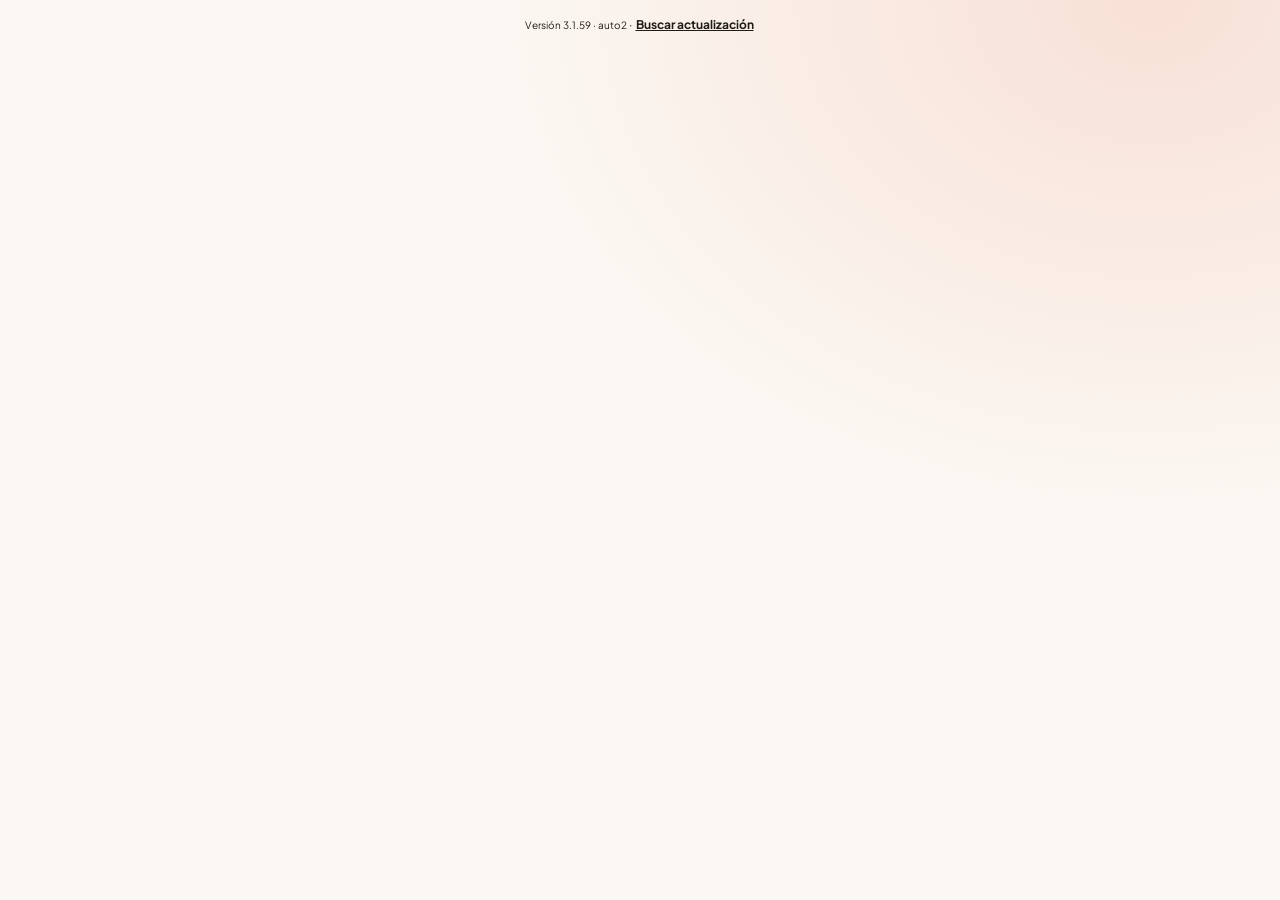
<file: index.html>
<!DOCTYPE html>
<html lang="es">
<head>
  <meta charset="utf-8">
  <meta name="viewport" content="width=device-width, initial-scale=1, viewport-fit=cover">
  <meta name="theme-color" content="#1F1B16">
  <meta name="apple-mobile-web-app-capable" content="yes">
  <meta name="mobile-web-app-capable" content="yes">
  <meta name="apple-mobile-web-app-status-bar-style" content="black-translucent">
  <meta name="apple-mobile-web-app-title" content="Pedidos">
  <meta name="format-detection" content="telephone=no">
  <title>Pedidos</title>
  <link rel="manifest" href="manifest.json">
  <link rel="icon" href="iconos/icono-192.png" type="image/png">
  <link rel="apple-touch-icon" href="iconos/icono-180.png">
  <link rel="preconnect" href="https://fonts.googleapis.com">
  <link rel="preconnect" href="https://fonts.gstatic.com" crossorigin>
  <link rel="stylesheet" href="https://fonts.googleapis.com/css2?family=Plus+Jakarta+Sans:wght@400;600;700;800&display=swap">
  <link rel="stylesheet" href="css/app.css">
  <link rel="stylesheet" href="css/modulos.css">
  <link rel="stylesheet" href="css/admin-elite.css">
  <link rel="stylesheet" href="css/premium-integral.css">
</head>
<body class="mip-premium-admin">
  <!-- Ingreso -->
  <main class="ingreso" id="ingreso" hidden>
    <div class="ingreso-caja">
      <div class="marca-logo" data-marca-logo aria-hidden="true"></div>
      <h1 data-marca-nombre>Pedidos</h1>
      <p class="subtitulo">Ingrese con su usuario y clave</p>
      <form class="tarjeta" id="form-ingreso" autocomplete="on">
        <div class="banda error" id="ingreso-mensaje" role="alert" hidden></div>
        <div class="campo">
          <label for="ing-usuario">Usuario</label>
          <input class="entrada" id="ing-usuario" name="usuario" autocomplete="username" autocapitalize="none" spellcheck="false" required>
        </div>
        <div class="campo">
          <label for="ing-clave">Clave</label>
          <div class="clave-envoltura">
            <input class="entrada" id="ing-clave" name="clave" type="password" autocomplete="current-password" required>
            <button class="ver-clave" id="ver-clave" type="button" aria-label="Mostrar u ocultar la clave">👁️</button>
          </div>
        </div>
        <button class="btn bloque" type="submit">Ingresar</button>
      </form>
    </div>
  </main>

  <!-- Aplicación -->
  <div class="app" id="app" hidden>
    <header class="cabecera">
      <div class="marca">
        <div class="marca-logo" data-marca-logo aria-hidden="true"></div>
        <div style="min-width:0">
          <div class="marca-nombre" data-marca-nombre></div>
          <div class="marca-sub" id="usuario-chip"></div>
        </div>
      </div>
      <label class="sr" for="selector-local" style="position:absolute;left:-9999px">Local</label>
      <select class="selector-local" id="selector-local" aria-label="Elegir local"></select>
      <button class="mip-avisos" id="mip-avisos" type="button" aria-label="Notificaciones"><svg width="22" height="22" viewBox="0 0 24 24" fill="none" stroke="currentColor" stroke-width="1.8" stroke-linecap="round" stroke-linejoin="round" aria-hidden="true"><path d="M18 8a6 6 0 0 0-12 0c0 7-3 7-3 9h18c0-2-3-2-3-9M10 21h4"/></svg><span id="mip-avisos-num" hidden>0</span></button>
    </header>
    <button class="btn borde chico" id="mip-activar-voz" type="button" style="align-self:center;margin:4px 12px" hidden>🔊 Activar voz de avisos</button>
    <nav class="navegacion" id="navegacion" aria-label="Menú principal"></nav>
    <main class="contenido" id="contenido" tabindex="-1"></main>
  </div>

  <noscript><p style="padding:20px">Esta aplicación necesita JavaScript activado.</p></noscript>

  <script src="js/config.js"></script>
  <script src="js/ui.js"></script>
  <script src="js/datos.js"></script>
  <script src="js/app.js"></script>
  <script src="js/configuracion.js"></script>
  <script src="js/comun.js"></script>
  <script src="js/qr.js"></script>
  <script src="js/voz.js"></script>
  <script src="js/notificaciones.js"></script>
  <script src="js/pedidos.js"></script>
  <script src="js/menu.js"></script>
  <script src="js/motorizados.js"></script>
  <script src="js/caja.js"></script>
  <script src="js/inventario.js"></script>
  <script src="js/reportes.js"></script>
  <script src="js/rastreo.js"></script>
  <script src="js/monitoreo.js"></script>
  <script src="js/informe_motorizados.js"></script>
<script src="js/pwa-cliente.js"></script>
</body>
</html>
</file>
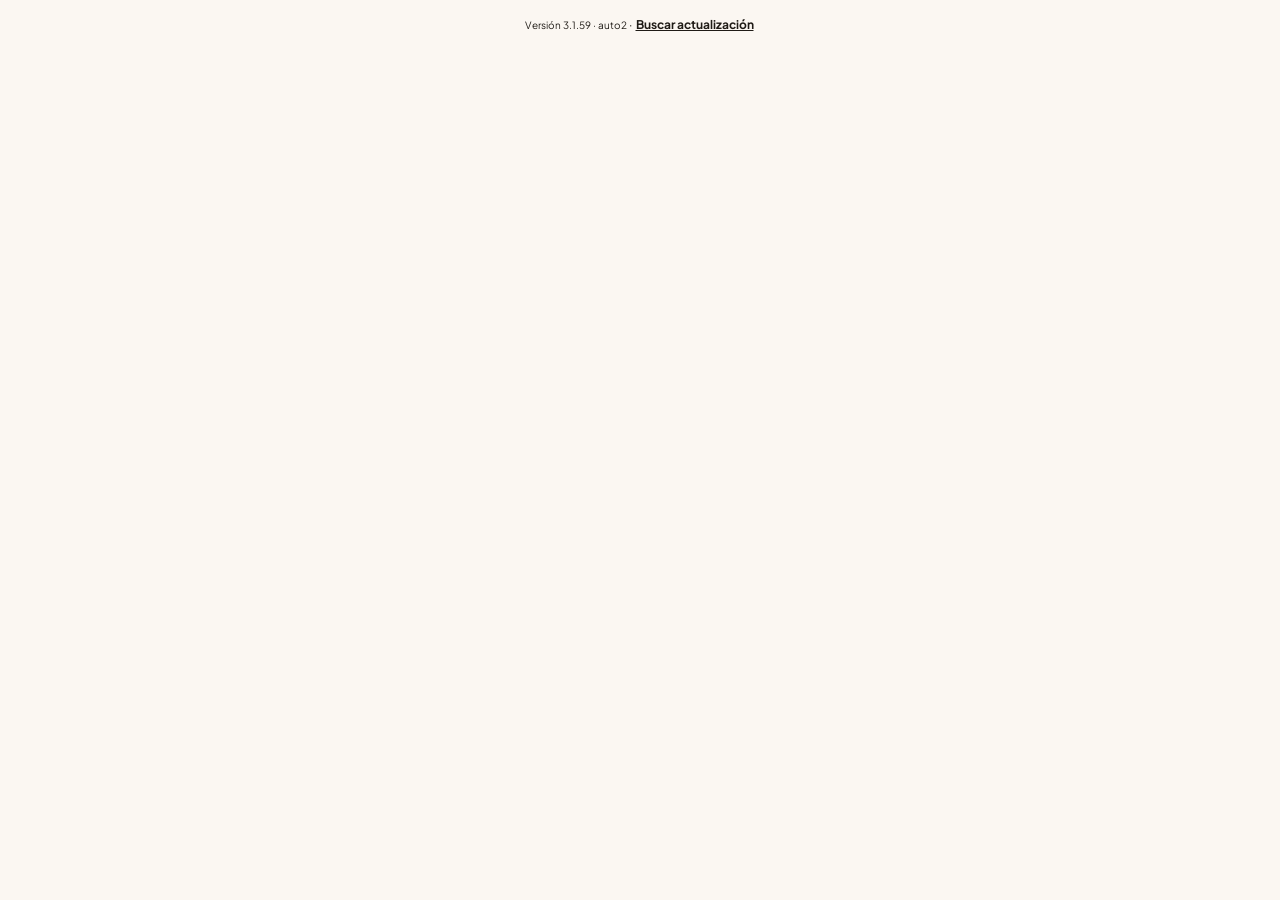
<file: driver.html>
<!DOCTYPE html>
<html lang="es">
<head>
  <meta charset="utf-8">
  <meta name="viewport" content="width=device-width, initial-scale=1, viewport-fit=cover">
  <meta name="theme-color" content="#1F1B16">
  <meta name="apple-mobile-web-app-capable" content="yes">
  <meta name="mobile-web-app-capable" content="yes">
  <meta name="apple-mobile-web-app-status-bar-style" content="black-translucent">
  <meta name="apple-mobile-web-app-title" content="MiPedido Driver">
  <meta name="format-detection" content="telephone=no">
  <title>MiPedido Driver</title>
  <link rel="manifest" href="manifest-driver.json">
  <link rel="icon" href="iconos/icono-192.png" type="image/png">
  <link rel="apple-touch-icon" href="iconos/icono-180.png">
  <link rel="preconnect" href="https://fonts.googleapis.com">
  <link rel="preconnect" href="https://fonts.gstatic.com" crossorigin>
  <link rel="stylesheet" href="https://fonts.googleapis.com/css2?family=Plus+Jakarta+Sans:wght@400;600;700;800&display=swap">
  <link rel="stylesheet" href="css/app.css">
  <link rel="stylesheet" href="css/modulos.css">
  <link rel="stylesheet" href="css/premium-integral.css">
</head>
<body class="mip-premium-driver">
  <!-- Ingreso -->
  <main class="ingreso" id="ingreso" hidden>
    <div class="ingreso-caja">
      <div class="marca-logo" data-marca-logo aria-hidden="true"></div>
      <h1 data-marca-nombre>Pedidos</h1>
      <p class="subtitulo">Ingrese con su usuario y clave</p>
      <form class="tarjeta" id="form-ingreso" autocomplete="on">
        <div class="banda error" id="ingreso-mensaje" role="alert" hidden></div>
        <div class="campo">
          <label for="ing-usuario">Usuario</label>
          <input class="entrada" id="ing-usuario" name="usuario" autocomplete="username" autocapitalize="none" spellcheck="false" required>
        </div>
        <div class="campo">
          <label for="ing-clave">Clave</label>
          <div class="clave-envoltura">
            <input class="entrada" id="ing-clave" name="clave" type="password" autocomplete="current-password" required>
            <button class="ver-clave" id="ver-clave" type="button" aria-label="Mostrar u ocultar la clave">👁️</button>
          </div>
        </div>
        <button class="btn bloque" type="submit">Ingresar</button>
      </form><button class="btn secundario" type="button" id="instalar-pwa" hidden>Instalar Driver</button>
    </div>
  </main>

  <!-- Aplicación -->
  <div class="app" id="app" hidden>
    <header class="cabecera">
      <div class="marca">
        <div class="marca-logo" data-marca-logo aria-hidden="true"></div>
        <div style="min-width:0">
          <div class="marca-nombre" data-marca-nombre></div>
          <div class="marca-sub" id="usuario-chip"></div>
        </div>
      </div>
      <label class="sr" for="selector-local" style="position:absolute;left:-9999px">Local</label>
      <select class="selector-local" id="selector-local" aria-label="Elegir local"></select>
      <button class="mip-avisos" id="mip-avisos" type="button" aria-label="Notificaciones"><svg width="22" height="22" viewBox="0 0 24 24" fill="none" stroke="currentColor" stroke-width="1.8" stroke-linecap="round" stroke-linejoin="round" aria-hidden="true"><path d="M18 8a6 6 0 0 0-12 0c0 7-3 7-3 9h18c0-2-3-2-3-9M10 21h4"/></svg><span id="mip-avisos-num" hidden>0</span></button>
    </header>
    <button class="btn borde chico" id="mip-activar-voz" type="button" style="align-self:center;margin:4px 12px" hidden>🔊 Activar voz de avisos</button>
    <nav class="navegacion" id="navegacion" aria-label="Menú principal"></nav>
    <main class="contenido" id="contenido" tabindex="-1"></main>
  </div>

  <noscript><p style="padding:20px">Esta aplicación necesita JavaScript activado.</p></noscript>

  <script src="js/config.js"></script>
  <script src="js/ui.js"></script>
  <script src="js/datos.js"></script>
  <script src="js/app.js"></script>
  <script src="js/configuracion.js"></script>
  <script src="js/comun.js"></script>
  <script src="js/qr.js"></script>
  <script src="js/voz.js"></script>
  <script src="js/notificaciones.js"></script>
  <script src="js/pedidos.js"></script>
  <script src="js/menu.js"></script>
  <script src="js/motorizados.js"></script>
  <script src="js/caja.js"></script>
  <script src="js/inventario.js"></script>
  <script src="js/reportes.js"></script>
  <script src="js/rastreo.js"></script>
  <script src="js/monitoreo.js"></script>
  <script src="js/informe_motorizados.js"></script>
<script src="js/pwa-cliente.js"></script></body>
</html>
</file>
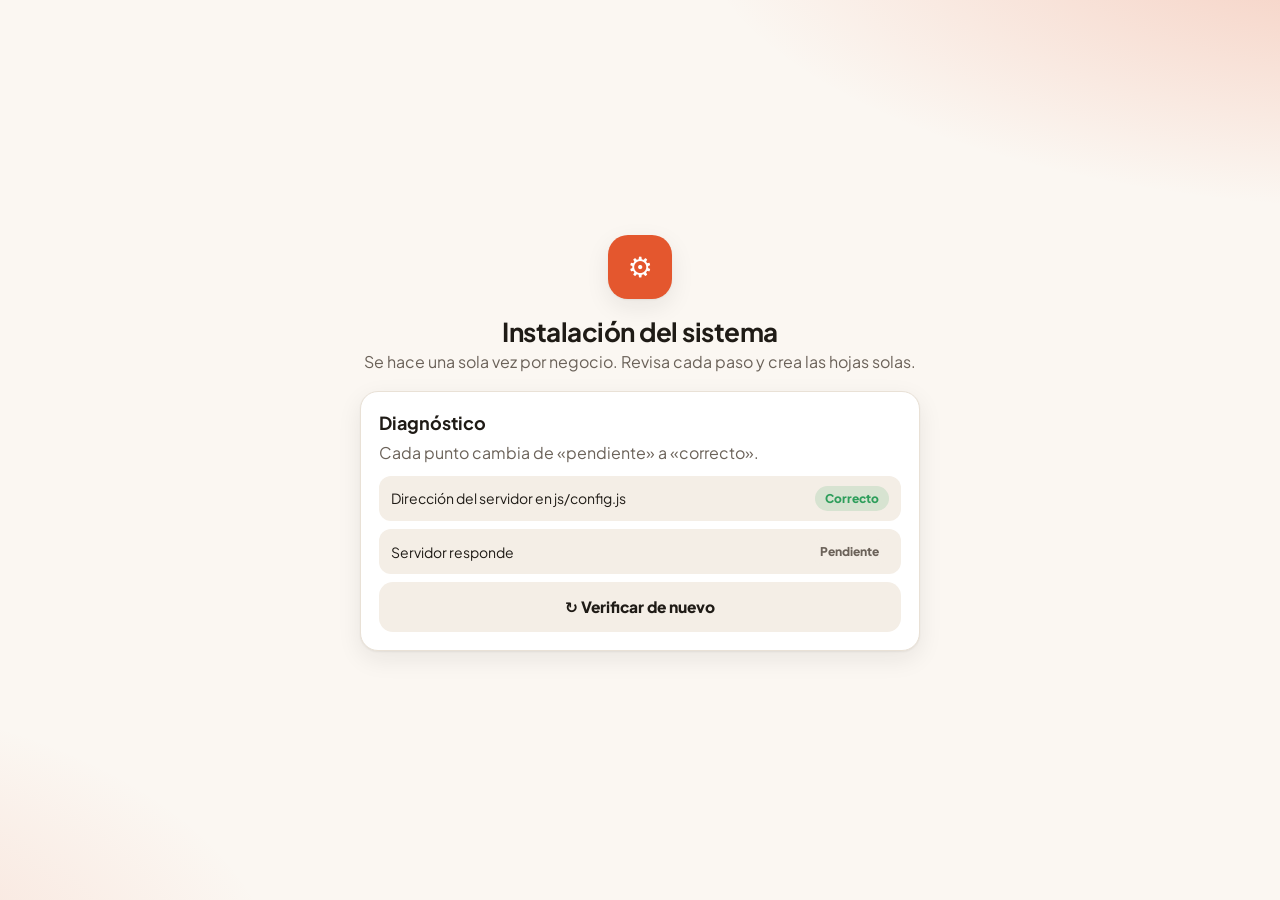
<file: instalar.html>
<!DOCTYPE html>
<html lang="es">
<head>
  <meta charset="utf-8">
  <meta name="viewport" content="width=device-width, initial-scale=1, viewport-fit=cover">
  <meta name="theme-color" content="#1F1B16">
  <meta name="robots" content="noindex">
  <title>Instalación del sistema</title>
  <link rel="icon" href="iconos/icono-192.png" type="image/png">
  <link rel="stylesheet" href="https://fonts.googleapis.com/css2?family=Plus+Jakarta+Sans:wght@400;600;700;800&display=swap">
  <link rel="stylesheet" href="css/app.css">
</head>
<body>
  <main class="ingreso">
    <div class="ingreso-caja" style="max-width:560px">
      <div class="marca-logo" aria-hidden="true">⚙️</div>
      <h1>Instalación del sistema</h1>
      <p class="subtitulo">Se hace una sola vez por negocio. Revisa cada paso y crea las hojas solas.</p>

      <section class="tarjeta" style="margin-bottom:14px">
        <h2 style="margin:0 0 4px;font-size:18px">Diagnóstico</h2>
        <p class="subtitulo" style="text-align:left;margin-bottom:12px">Cada punto cambia de «pendiente» a «correcto».</p>
        <div class="estado-lista" id="diagnostico"></div>
        <div class="acciones"><button class="btn secundario" id="btn-verificar" type="button">↻ Verificar de nuevo</button></div>
      </section>

      <form class="tarjeta" id="form-instalar" autocomplete="off" hidden>
        <h2 style="margin:0 0 12px;font-size:18px">Datos del negocio y del dueño</h2>
        <div class="campo"><label for="in-negocio">Nombre del negocio</label><input class="entrada" id="in-negocio" name="negocio_nombre" maxlength="80" placeholder="Ej. Pollos El Norte"></div>
        <div class="campo"><label for="in-nombre">Nombre del dueño</label><input class="entrada" id="in-nombre" name="nombre" maxlength="80"></div>
        <div class="campo"><label for="in-usuario">Usuario del dueño</label><input class="entrada" id="in-usuario" name="usuario" autocapitalize="none" spellcheck="false" maxlength="30"><span class="ayuda">3 a 30 letras o números, sin espacios.</span></div>
        <div class="fila-campos">
          <div class="campo"><label for="in-clave">Clave</label><input class="entrada" id="in-clave" name="clave" type="password" autocomplete="new-password" minlength="6"></div>
          <div class="campo"><label for="in-clave2">Repetir clave</label><input class="entrada" id="in-clave2" name="clave2" type="password" autocomplete="new-password" minlength="6"></div>
        </div>
        <p class="ayuda" style="margin-top:-4px">Se crearán 18 hojas con su formato, 5 locales (Local 1 a Local 5, se renombran después) y el usuario dueño. La licencia queda activa por 1 año.</p>
        <button class="btn bloque" type="submit">Instalar ahora</button>
      </form>
    </div>
  </main>
  <script src="js/config.js"></script>
  <script src="js/ui.js"></script>
  <script src="js/datos.js"></script>
  <script src="js/instalar.js"></script>
</body>
</html>
</file>
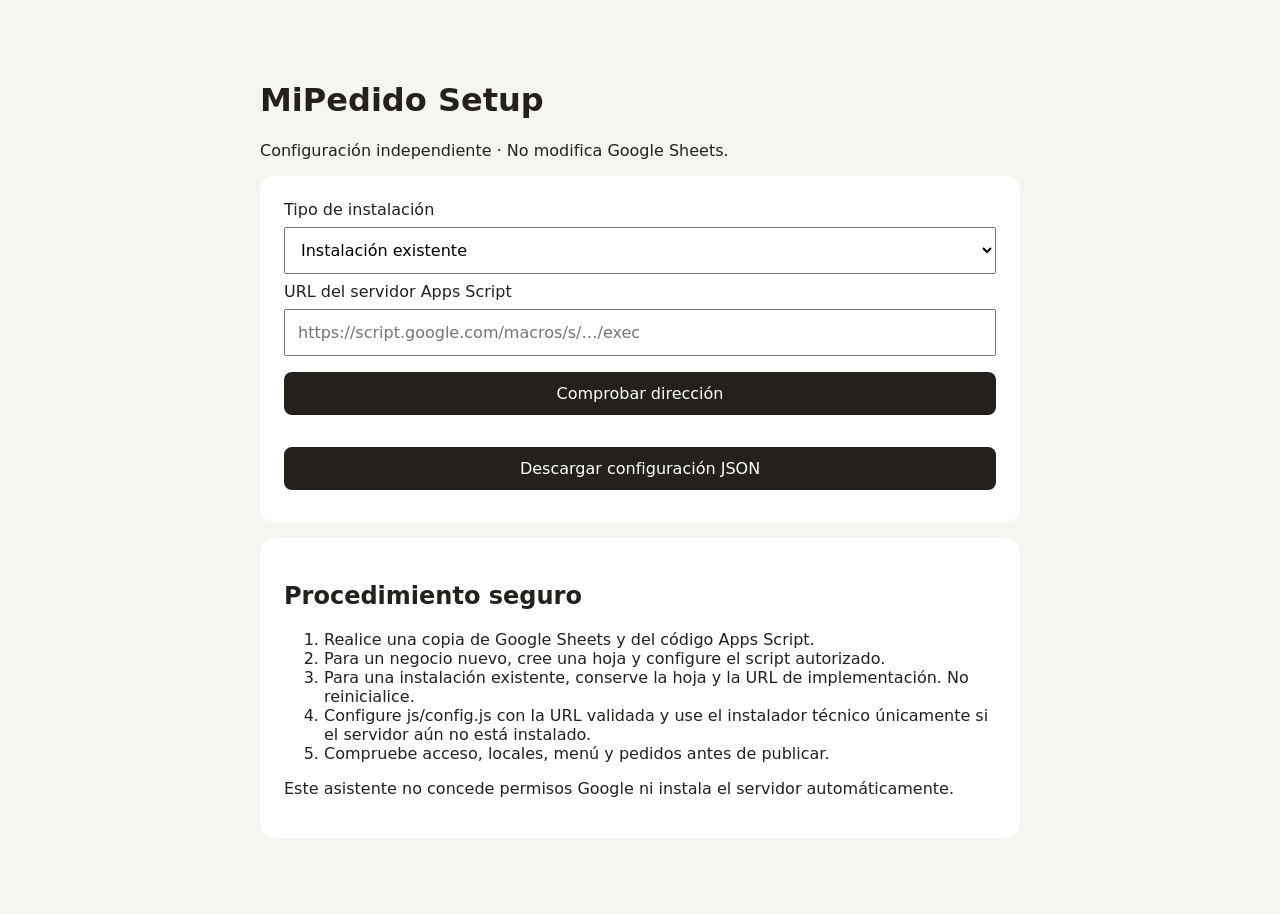
<file: MiPedido_Setup.html>
<!doctype html><html lang="es"><meta charset="utf-8"><meta name="viewport" content="width=device-width,initial-scale=1"><title>MiPedido Setup</title><style>body{font:16px system-ui;background:#f7f5f0;color:#24211d;max-width:760px;margin:40px auto;padding:20px}section{background:white;padding:24px;border-radius:14px;margin:16px 0}input,select,button{font:inherit;padding:12px;box-sizing:border-box;width:100%;margin:8px 0}button{background:#24211d;color:white;border:0;border-radius:8px}pre{white-space:pre-wrap;overflow-wrap:anywhere}</style><h1>MiPedido Setup</h1><p>Configuración independiente · No modifica Google Sheets.</p><section><label>Tipo de instalación<select id="modo"><option value="actualizar">Instalación existente</option><option value="nueva">Negocio nuevo</option></select></label><label>URL del servidor Apps Script<input id="url" type="url" placeholder="https://script.google.com/macros/s/…/exec"></label><button id="validar">Comprobar dirección</button><pre id="resultado" role="status"></pre><button id="descargar" disabled>Descargar configuración JSON</button></section><section><h2>Procedimiento seguro</h2><ol><li>Realice una copia de Google Sheets y del código Apps Script.</li><li>Para un negocio nuevo, cree una hoja y configure el script autorizado.</li><li>Para una instalación existente, conserve la hoja y la URL de implementación. No reinicialice.</li><li>Configure js/config.js con la URL validada y use el instalador técnico únicamente si el servidor aún no está instalado.</li><li>Compruebe acceso, locales, menú y pedidos antes de publicar.</li></ol><p>Este asistente no concede permisos Google ni instala el servidor automáticamente.</p></section><script>const $=id=>document.getElementById(id);let config=null;function validar(v){try{let u=new URL(v);return u.origin==='https://script.google.com'&&/^\/macros\/s\/[A-Za-z0-9_-]+\/exec$/.test(u.pathname)&&!u.search&&!u.hash&&!u.username&&!u.password}catch(e){return false}}function invalidar(){config=null;$('descargar').disabled=true;$('resultado').textContent=''}$('url').oninput=invalidar;$('modo').onchange=invalidar;$('validar').onclick=()=>{invalidar();let url=$('url').value.trim();if(!validar(url)){$('resultado').textContent='Dirección inválida. Use la URL /exec de Apps Script.';return}config={url,modo:$('modo').value};$('resultado').textContent='Formato correcto. La conexión y el estado de instalación deben comprobarse en el instalador técnico.';$('descargar').disabled=false};$('descargar').onclick=()=>{if(!config)return;let a=document.createElement('a');a.href=URL.createObjectURL(new Blob([JSON.stringify(config,null,2)],{type:'application/json'}));a.download='mipedido-config.json';a.click();setTimeout(()=>URL.revokeObjectURL(a.href),1000)};</script></html>
</file>
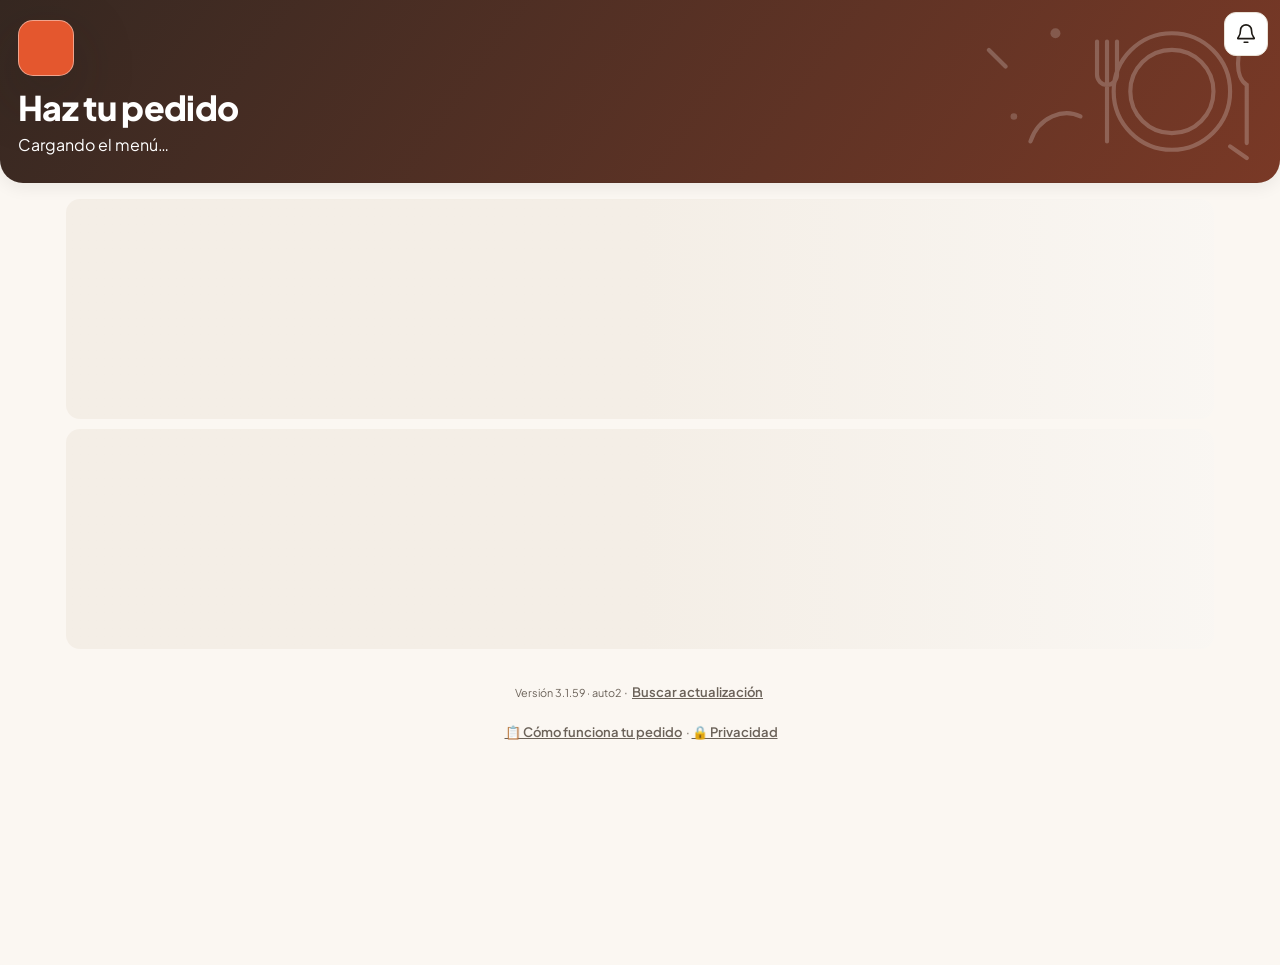
<file: pedir.html>
<!DOCTYPE html>
<html lang="es">
<head>
  <meta charset="utf-8">
  <meta name="viewport" content="width=device-width, initial-scale=1, viewport-fit=cover">
  <meta name="theme-color" content="#1F1B16">
  <meta name="format-detection" content="telephone=no">
  <meta name="description" content="Haz tu pedido en línea">
  <title>Haz tu pedido</title>
  <link rel="manifest" href="manifest-cliente.json">
  <meta name="apple-mobile-web-app-capable" content="yes">
  <meta name="apple-mobile-web-app-title" content="MiPedido">
  <link rel="icon" href="iconos/icono-192.png" type="image/png">
  <link rel="apple-touch-icon" href="iconos/icono-180.png">
  <link rel="preconnect" href="https://fonts.googleapis.com">
  <link rel="preconnect" href="https://fonts.gstatic.com" crossorigin>
  <link rel="stylesheet" href="https://fonts.googleapis.com/css2?family=Plus+Jakarta+Sans:wght@400;600;700;800&display=swap">
  <link rel="stylesheet" href="css/app.css">
  <link rel="stylesheet" href="css/modulos.css">
  <link rel="stylesheet" href="css/premium-integral.css">
</head>
<body class="mip-premium-cliente">
  <div class="pedir-app" id="pedir">
    <header class="pedir-portada">
      <div class="marca-logo" data-marca-logo aria-hidden="true"></div>
      <h1 data-marca-nombre>Haz tu pedido</h1>
      <p id="pedir-bienvenida">Cargando el menú…</p>
      <button class="mip-avisos mip-cliente-avisos" id="mip-cliente-avisos" type="button" aria-label="Notificaciones"><svg width="22" height="22" viewBox="0 0 24 24" fill="none" stroke="currentColor" stroke-width="1.8" stroke-linecap="round" stroke-linejoin="round" aria-hidden="true"><path d="M18 8a6 6 0 0 0-12 0c0 7-3 7-3 9h18c0-2-3-2-3-9M10 21h4"/></svg><span id="mip-cliente-num" hidden>0</span></button>
    </header>
    <button type="button" class="btn secundario" id="btn-mi-pedido" hidden style="margin:8px auto">Mi pedido activo</button>
    <section class="seguimiento" id="seguimiento" hidden aria-live="polite"></section>
    <main class="pedir-cuerpo" id="pedir-cuerpo">
      <div class="lista" aria-busy="true"><div class="esqueleto" style="min-height:220px"></div><div class="esqueleto" style="min-height:220px"></div></div>
    </main>
    <footer class="pedir-pie"><div style="margin-bottom:12px"><button type="button" class="btn secundario chico" id="instalar-pwa" hidden style="margin:8px auto">Instalar MiPedido</button></div><div style="margin:8px 0"><small id="pwa-version"></small> · <button type="button" class="enlace" id="pwa-actualizar">Buscar actualización</button><p id="pwa-estado" role="status"></p></div><button class="enlace" type="button" id="pie-politicas">📋 Cómo funciona tu pedido</button> · <a href="privacidad.html" target="_blank" rel="noopener">🔒 Privacidad</a></footer>
  </div>
  <div class="barra-pedido" id="barra-pedido" hidden>
    <button class="btn" id="btn-ver-pedido" type="button"></button>
  </div>
  <noscript><p style="padding:20px">Para pedir necesitas activar JavaScript.</p></noscript>
  <script src="js/config.js"></script>
  <script src="js/ui.js"></script>
  <script src="js/datos.js"></script>
  <script src="js/comun.js"></script>
  <script src="js/mapa.js"></script>
  <script src="js/qr.js"></script>
  <script src="js/voz.js"></script>
  <script src="js/avisos-cliente.js"></script>
  <script src="js/pedir.js"></script>
<script src="js/pwa-cliente.js"></script>
</body>
</html>
</file>
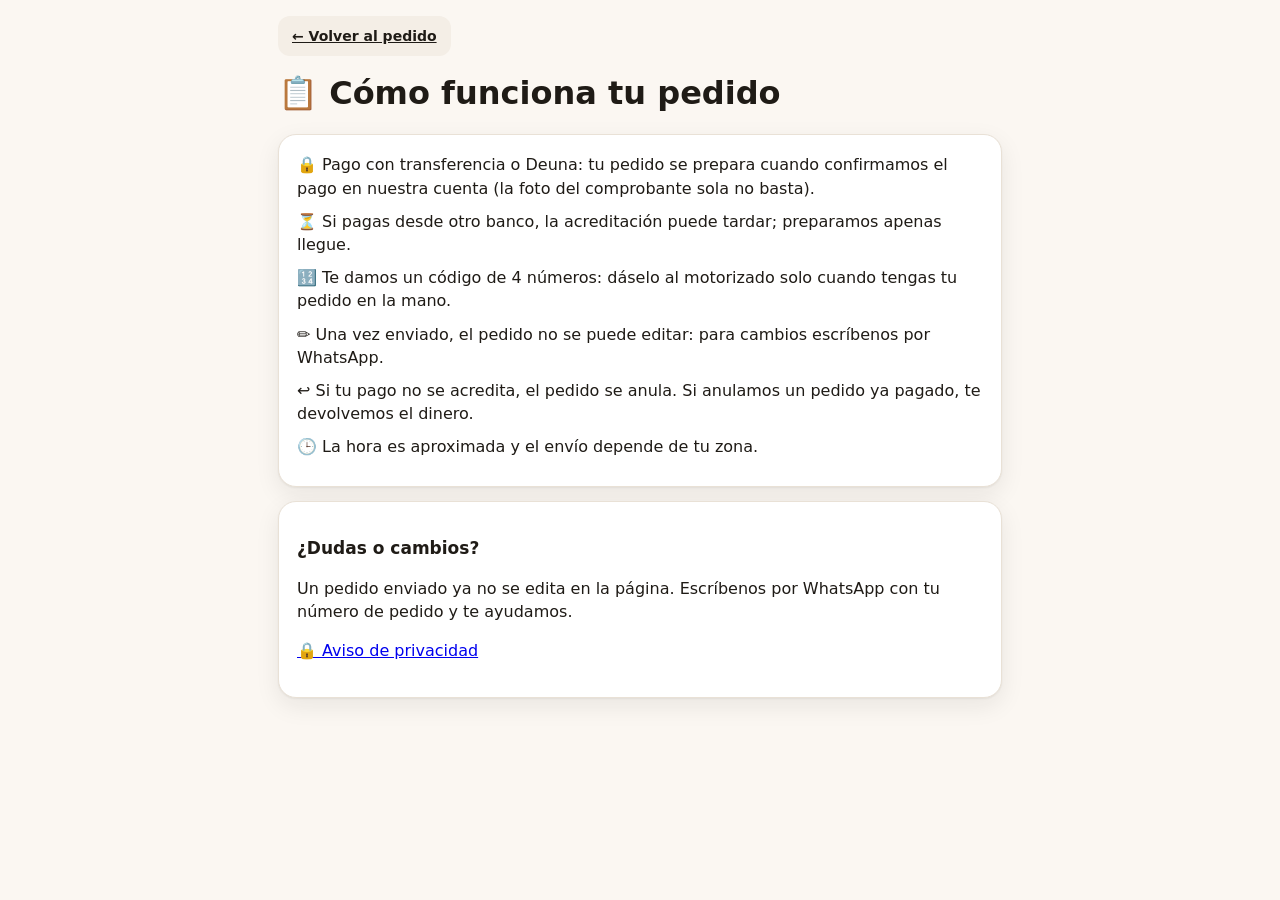
<file: politicas.html>
<!DOCTYPE html>
<html lang="es">
<head>
  <meta charset="utf-8">
  <meta name="viewport" content="width=device-width, initial-scale=1, viewport-fit=cover">
  <meta name="theme-color" content="#1F1B16">
  <title>Cómo funciona tu pedido</title>
  <link rel="icon" href="iconos/icono-192.png" type="image/png">
  <link rel="stylesheet" href="css/app.css">
  <link rel="stylesheet" href="css/modulos.css">
</head>
<body>
  <main class="privacidad">
    <a class="btn secundario chico" href="pedir.html">← Volver al pedido</a>
    <h1>📋 Cómo funciona tu pedido</h1>
    <p class="subtitulo" id="pv-negocio">Cargando…</p>
    <section class="tarjeta politicas-lista" id="pl-lista" aria-busy="true"></section>
    <section class="tarjeta">
      <h2>¿Dudas o cambios?</h2>
      <p>Un pedido enviado ya no se edita en la página. Escríbenos por WhatsApp con tu número de pedido y te ayudamos.</p>
      <p id="pv-contacto"></p>
      <p><a href="privacidad.html">🔒 Aviso de privacidad</a></p>
    </section>
  </main>
  <script src="js/config.js"></script>
  <script>
    (function () {
      'use strict';
      var DEF = '🔒 Pago con transferencia o Deuna: tu pedido se prepara cuando confirmamos el pago en nuestra cuenta (la foto del comprobante sola no basta).\n⏳ Si pagas desde otro banco, la acreditación puede tardar; preparamos apenas llegue.\n🔢 Te damos un código de 4 números: dáselo al motorizado solo cuando tengas tu pedido en la mano.\n✏️ Una vez enviado, el pedido no se puede editar: para cambios escríbenos por WhatsApp.\n↩️ Si tu pago no se acredita, el pedido se anula. Si anulamos un pedido ya pagado, te devolvemos el dinero.\n🕒 La hora es aproximada y el envío depende de tu zona.';
      function poner(id, txt) { var e = document.getElementById(id); if (e) e.textContent = txt; }
      function lista(t) {
        var c = document.getElementById('pl-lista'); c.innerHTML = ''; c.removeAttribute('aria-busy');
        String(t || DEF).split('\n').filter(function (l) { return l.trim(); }).forEach(function (l) { var p = document.createElement('p'); p.textContent = l; c.appendChild(p); });
      }
      var cfg = window.APP_CONFIG || {};
      if (!cfg.url) { poner('pv-negocio', ''); lista(''); return; }
      fetch(cfg.url, { method: 'POST', headers: { 'Content-Type': 'text/plain;charset=utf-8' }, body: JSON.stringify({ accion: 'privacidadPublica', data: {} }), redirect: 'follow', cache: 'no-store' })
        .then(function (r) { return r.json(); })
        .then(function (r) {
          var d = (r && r.data) || {};
          poner('pv-negocio', d.negocio ? d.negocio + (d.ciudad ? ' · ' + d.ciudad : '') : '');
          lista(String(d.politicas || '').trim());
          var tel = String(d.whatsapp || '').replace(/\D/g, '');
          if (tel) {
            var c = document.getElementById('pv-contacto'), a = document.createElement('a');
            a.className = 'btn'; a.target = '_blank'; a.rel = 'noopener';
            a.href = 'https://wa.me/' + tel + '?text=' + encodeURIComponent('Hola, tengo una consulta sobre mi pedido: ');
            a.textContent = '💬 Escribir por WhatsApp';
            c.appendChild(a);
          }
        })
        .catch(function () { poner('pv-negocio', ''); lista(''); });
    })();
  </script>
</body>
</html>
</file>
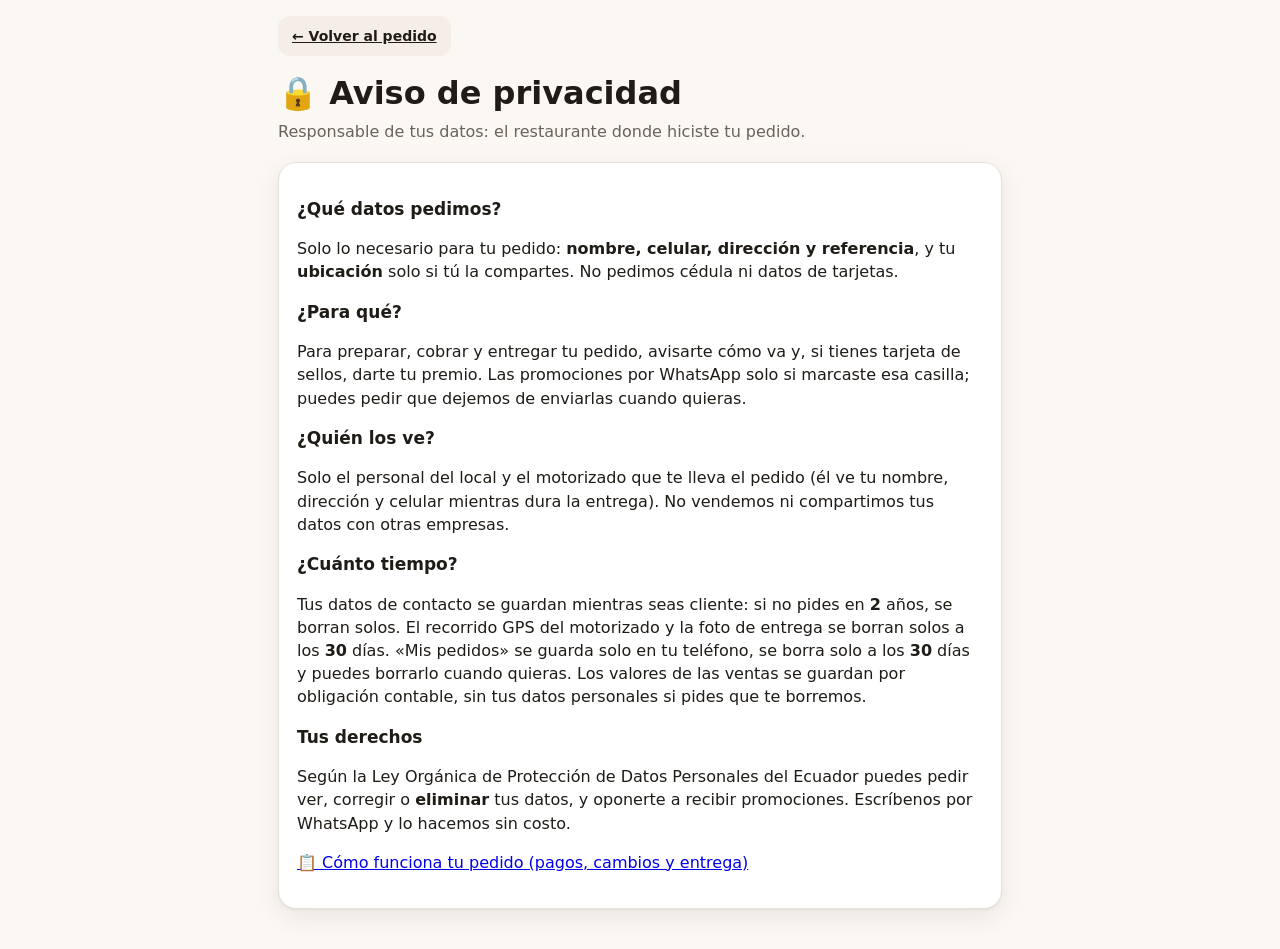
<file: privacidad.html>
<!DOCTYPE html>
<html lang="es">
<head>
  <meta charset="utf-8">
  <meta name="viewport" content="width=device-width, initial-scale=1, viewport-fit=cover">
  <meta name="theme-color" content="#1F1B16">
  <title>Aviso de privacidad</title>
  <link rel="icon" href="iconos/icono-192.png" type="image/png">
  <link rel="stylesheet" href="css/app.css">
  <link rel="stylesheet" href="css/modulos.css">
</head>
<body>
  <main class="privacidad">
    <a class="btn secundario chico" href="pedir.html">← Volver al pedido</a>
    <h1>🔒 Aviso de privacidad</h1>
    <p class="subtitulo" id="pv-negocio">Cargando…</p>
    <div id="pv-propio" hidden class="tarjeta"></div>
    <section class="tarjeta">
      <h2>¿Qué datos pedimos?</h2>
      <p>Solo lo necesario para tu pedido: <b>nombre, celular, dirección y referencia</b>, y tu <b>ubicación</b> solo si tú la compartes. No pedimos cédula ni datos de tarjetas.</p>
      <h2>¿Para qué?</h2>
      <p>Para preparar, cobrar y entregar tu pedido, avisarte cómo va y, si tienes tarjeta de sellos, darte tu premio. Las promociones por WhatsApp solo si marcaste esa casilla; puedes pedir que dejemos de enviarlas cuando quieras.</p>
      <h2>¿Quién los ve?</h2>
      <p>Solo el personal del local y el motorizado que te lleva el pedido (él ve tu nombre, dirección y celular mientras dura la entrega). No vendemos ni compartimos tus datos con otras empresas.</p>
      <h2>¿Cuánto tiempo?</h2>
      <p>Tus datos de contacto se guardan mientras seas cliente: si no pides en <b id="pv-anos">2</b> años, se borran solos. El recorrido GPS del motorizado y la foto de entrega se borran solos a los <b id="pv-rastreo">30</b> días. «Mis pedidos» se guarda solo en tu teléfono, se borra solo a los <b id="pv-hist">30</b> días y puedes borrarlo cuando quieras. Los valores de las ventas se guardan por obligación contable, sin tus datos personales si pides que te borremos.</p>
      <h2>Tus derechos</h2>
      <p>Según la Ley Orgánica de Protección de Datos Personales del Ecuador puedes pedir ver, corregir o <b>eliminar</b> tus datos, y oponerte a recibir promociones. Escríbenos por WhatsApp y lo hacemos sin costo.</p>
      <p id="pv-contacto"></p>
      <p><a href="politicas.html">📋 Cómo funciona tu pedido (pagos, cambios y entrega)</a></p>
    </section>
  </main>
  <script src="js/config.js"></script>
  <script>
    (function () {
      'use strict';
      function poner(id, txt) { var e = document.getElementById(id); if (e) e.textContent = txt; }
      var cfg = window.APP_CONFIG || {};
      if (!cfg.url) { poner('pv-negocio', 'Responsable: el restaurante donde hiciste tu pedido.'); return; }
      fetch(cfg.url, { method: 'POST', headers: { 'Content-Type': 'text/plain;charset=utf-8' }, body: JSON.stringify({ accion: 'privacidadPublica', data: {} }), redirect: 'follow', cache: 'no-store' })
        .then(function (r) { return r.json(); })
        .then(function (r) {
          var d = (r && r.data) || {};
          poner('pv-negocio', 'Responsable de tus datos: ' + (d.negocio || 'el restaurante') + (d.ciudad ? ' · ' + d.ciudad : ''));
          if (d.anos_clientes) poner('pv-anos', d.anos_clientes); if (d.dias_rastreo) poner('pv-rastreo', d.dias_rastreo); if (d.dias_historial) poner('pv-hist', d.dias_historial);
          if (d.texto) { var p = document.getElementById('pv-propio'); p.textContent = d.texto; p.hidden = false; p.style.whiteSpace = 'pre-line'; }
          var tel = String(d.whatsapp || '').replace(/\D/g, '');
          if (tel) {
            var c = document.getElementById('pv-contacto'), a = document.createElement('a');
            a.className = 'btn'; a.target = '_blank'; a.rel = 'noopener';
            a.href = 'https://wa.me/' + tel + '?text=' + encodeURIComponent('Hola, quiero ejercer mis derechos sobre mis datos personales (ver / corregir / eliminar).');
            a.textContent = '💬 Escribir por WhatsApp';
            c.appendChild(a);
          }
        })
        .catch(function () { poner('pv-negocio', 'Responsable de tus datos: el restaurante donde hiciste tu pedido.'); });
    })();
  </script>
</body>
</html>
</file>
<file: css/app.css>
/* ============================================================
 * ESTILOS BASE — un solo archivo con colores y medidas.
 * Los colores del negocio llegan desde Configuración
 * (--primario y --acento se cambian en tiempo real).
 * ============================================================ */
:root {
  --primario: #1F1B16;
  --acento: #E4572E;
  --acento-suave: rgba(228, 87, 46, .14); /* lo recalcula la pantalla con el color del negocio */
  --fondo: #FBF7F2;
  --superficie: #FFFFFF;
  --superficie-2: #F4EEE6;
  --texto: #1F1B16;
  --texto-2: #6B6259;
  --borde: #E9E1D6;
  --exito: #2E9E5B;
  --aviso: #E8A317;
  --error: #D64545;
  --info: #2F6FDE;
  --morado: #7B4FD6;
  --radio: 18px;
  --radio-chico: 12px;
  --sombra: 0 1px 2px rgba(31, 27, 22, .06), 0 8px 24px rgba(31, 27, 22, .08);
  --sombra-fuerte: 0 20px 60px rgba(31, 27, 22, .25);
  --letra: "Plus Jakarta Sans", system-ui, -apple-system, "Segoe UI", Roboto, Arial, sans-serif;
  --arriba: env(safe-area-inset-top, 0px);
  --abajo: env(safe-area-inset-bottom, 0px);
  --izq: env(safe-area-inset-left, 0px);
  --der: env(safe-area-inset-right, 0px);
  color-scheme: light;
}

[data-tema="oscuro"] {
  --fondo: #141210;
  --superficie: #1E1B18;
  --superficie-2: #2A2622;
  --texto: #F5EFE8;
  --texto-2: #B3A99E;
  --borde: #35302A;
  --sombra: 0 1px 2px rgba(0, 0, 0, .3), 0 8px 24px rgba(0, 0, 0, .35);
  color-scheme: dark;
}

* { box-sizing: border-box; }
html { -webkit-text-size-adjust: 100%; }
body {
  margin: 0;
  font-family: var(--letra);
  background: var(--fondo);
  color: var(--texto);
  font-size: 16px;
  line-height: 1.45;
  -webkit-font-smoothing: antialiased;
  min-height: 100vh;
  min-height: 100dvh;
  overflow-wrap: break-word;
}
img { max-width: 100%; display: block; }
button, input, select, textarea { font: inherit; color: inherit; }
[hidden] { display: none !important; }

/* ---------- Encabezado ---------- */
.cabecera {
  position: sticky; top: 0; z-index: 20;
  padding: calc(10px + var(--arriba)) calc(16px + var(--der)) 10px calc(16px + var(--izq));
  background: var(--fondo);
  background: color-mix(in srgb, var(--fondo) 88%, transparent);
  backdrop-filter: saturate(1.4) blur(14px);
  -webkit-backdrop-filter: saturate(1.4) blur(14px);
  border-bottom: 1px solid var(--borde);
  display: flex; align-items: center; gap: 12px;
}
.marca { display: flex; align-items: center; gap: 10px; min-width: 0; flex: 1; }
.marca-logo {
  width: 40px; height: 40px; border-radius: 12px; flex: none;
  background: var(--acento); color: #fff; display: grid; place-items: center;
  font-weight: 800; font-size: 18px; overflow: hidden;
}
.marca-logo img { width: 100%; height: 100%; object-fit: cover; }
.marca-nombre { font-weight: 800; font-size: 17px; white-space: nowrap; overflow: hidden; text-overflow: ellipsis; }
.marca-sub { font-size: 12.5px; color: var(--texto-2); white-space: nowrap; overflow: hidden; text-overflow: ellipsis; }

.selector-local {
  appearance: none; -webkit-appearance: none;
  border: 1px solid var(--borde); background: var(--superficie);
  border-radius: 999px; padding: 9px 34px 9px 14px; font-weight: 700; font-size: 14px;
  max-width: 46vw; min-height: 40px;
  background-image: linear-gradient(45deg, transparent 50%, var(--texto-2) 50%), linear-gradient(135deg, var(--texto-2) 50%, transparent 50%);
  background-position: calc(100% - 17px) 17px, calc(100% - 12px) 17px;
  background-size: 5px 5px; background-repeat: no-repeat;
}

/* ---------- Estructura ---------- */
.app { display: flex; flex-direction: column; min-height: 100dvh; }
.contenido {
  flex: 1; width: 100%; max-width: 1180px; margin: 0 auto;
  padding: 18px calc(16px + var(--der)) calc(96px + var(--abajo)) calc(16px + var(--izq));
}
.titulo { font-size: 26px; font-weight: 800; letter-spacing: -.02em; margin: 6px 0 4px; }
.subtitulo { color: var(--texto-2); margin: 0 0 18px; }

/* Barra inferior (teléfono) / lateral (tableta y computadora) */
.navegacion {
  position: fixed; left: 0; right: 0; bottom: 0; z-index: 25;
  display: flex; justify-content: space-around; gap: 4px;
  padding: 8px calc(8px + var(--der)) calc(8px + var(--abajo)) calc(8px + var(--izq));
  background: var(--superficie);
  background: color-mix(in srgb, var(--superficie) 92%, transparent);
  backdrop-filter: blur(14px); -webkit-backdrop-filter: blur(14px);
  border-top: 1px solid var(--borde);
}
.nav-btn {
  flex: 1; min-width: 0; max-width: 120px; min-height: 52px; border: 0; background: none; border-radius: 14px;
  display: flex; flex-direction: column; align-items: center; justify-content: center; gap: 3px;
  font-size: 11.5px; font-weight: 700; color: var(--texto-2); cursor: pointer;
}
.nav-btn .ico { font-size: 21px; line-height: 1; }
.nav-btn[aria-current="page"] { color: var(--acento); background: var(--acento-suave); }

@media (min-width: 900px) {
  .app { padding-left: 230px; }
  .navegacion {
    top: 0; right: auto; width: 230px; flex-direction: column; justify-content: flex-start;
    padding: calc(84px + var(--arriba)) 14px 20px calc(14px + var(--izq));
    border-top: 0; border-right: 1px solid var(--borde);
  }
  .nav-btn { flex: none; max-width: none; flex-direction: row; justify-content: flex-start; gap: 12px; padding: 0 14px; font-size: 15px; }
  .cabecera { margin-left: -230px; padding-left: calc(30px + var(--izq)); z-index: 30; }
  .contenido { padding-bottom: 40px; padding-top: 28px; }
  .titulo { font-size: 30px; }
}

/* ---------- Tarjetas y rejillas ---------- */
.tarjeta {
  background: var(--superficie); border: 1px solid var(--borde); border-radius: var(--radio);
  box-shadow: var(--sombra); padding: 18px;
}
.rejilla { display: grid; gap: 14px; grid-template-columns: minmax(0, 1fr); }
@media (min-width: 600px) { .rejilla { grid-template-columns: repeat(2, minmax(0, 1fr)); } }
@media (min-width: 1100px) { .rejilla.r3 { grid-template-columns: repeat(3, minmax(0, 1fr)); } }

.modulo { display: flex; gap: 14px; align-items: center; min-height: 86px; }
.modulo-ico {
  width: 52px; height: 52px; border-radius: 16px; display: grid; place-items: center; font-size: 26px; flex: none;
  background: var(--acento-suave);
}
.modulo h3 { margin: 0; font-size: 16.5px; }
.modulo p { margin: 2px 0 0; color: var(--texto-2); font-size: 14px; }
.etiqueta {
  display: inline-flex; align-items: center; gap: 6px; padding: 4px 10px; border-radius: 999px;
  font-size: 12px; font-weight: 800; background: var(--superficie-2); color: var(--texto-2); white-space: nowrap;
}
.etiqueta.ok { background: color-mix(in srgb, var(--exito) 15%, transparent); color: var(--exito); }
.etiqueta.mal { background: color-mix(in srgb, var(--error) 15%, transparent); color: var(--error); }
.etiqueta.aviso { background: color-mix(in srgb, var(--aviso) 20%, transparent); color: #9A6A00; }

.bienvenida {
  background: var(--primario);
  background: linear-gradient(135deg, var(--primario), color-mix(in srgb, var(--primario) 70%, var(--acento)));
  color: #fff; border: 0; position: relative; overflow: hidden; padding: 22px;
}
.bienvenida::after {
  content: ""; position: absolute; right: -60px; top: -60px; width: 200px; height: 200px; border-radius: 50%;
  background: radial-gradient(circle, color-mix(in srgb, var(--acento) 70%, transparent), transparent 70%);
}
.bienvenida h2 { margin: 0 0 6px; font-size: 22px; position: relative; }
.bienvenida p { margin: 0; opacity: .85; position: relative; }

/* ---------- Pestañas ---------- */
.pestanas { display: flex; gap: 8px; overflow-x: auto; padding: 2px 2px 12px; margin: 0 -2px 6px; scrollbar-width: none; }
.pestanas::-webkit-scrollbar { display: none; }
.pestana {
  flex: none; border: 1px solid var(--borde); background: var(--superficie); border-radius: 999px;
  padding: 10px 16px; font-weight: 700; font-size: 14px; min-height: 44px; cursor: pointer; color: var(--texto-2);
}
.pestana[aria-selected="true"] { background: var(--primario); color: #fff; border-color: var(--primario); }

/* ---------- Formularios ---------- */
.campo { display: flex; flex-direction: column; gap: 6px; margin-bottom: 14px; }
.campo label { font-weight: 700; font-size: 14px; }
.campo .ayuda { font-size: 12.5px; color: var(--texto-2); }
.entrada, select.entrada, textarea.entrada {
  width: 100%; min-height: 50px; border: 1.5px solid var(--borde); border-radius: var(--radio-chico);
  background: var(--superficie); padding: 12px 14px; font-size: 16px; /* 16 px: el iPhone no hace zoom */
  transition: border-color .15s, box-shadow .15s;
}
textarea.entrada { min-height: 90px; resize: vertical; }
.entrada:focus { outline: none; border-color: var(--acento); box-shadow: 0 0 0 4px var(--acento-suave); }
.entrada[aria-invalid="true"] { border-color: var(--error); }
.fila-campos { display: grid; gap: 0 14px; grid-template-columns: minmax(0, 1fr); }
@media (min-width: 600px) { .fila-campos { grid-template-columns: minmax(0, 1fr) minmax(0, 1fr); } }
.color-campo { display: flex; gap: 10px; align-items: center; }
.color-campo input[type=color] { width: 56px; height: 50px; border: 1.5px solid var(--borde); border-radius: 12px; padding: 4px; background: var(--superficie); }
.interruptor { display: flex; align-items: center; gap: 12px; min-height: 48px; cursor: pointer; font-weight: 700; }
.interruptor input { width: 22px; height: 22px; accent-color: var(--acento); }

/* ---------- Botones ---------- */
.btn {
  display: inline-flex; align-items: center; justify-content: center; gap: 8px;
  min-height: 50px; padding: 0 20px; border-radius: 14px; border: 0; cursor: pointer;
  font-weight: 800; font-size: 15.5px; background: var(--acento); color: #fff;
  transition: transform .08s, filter .15s, opacity .15s; -webkit-tap-highlight-color: transparent;
}
.btn:active { transform: scale(.98); }
.btn:hover { filter: brightness(1.05); }
.btn.secundario { background: var(--superficie-2); color: var(--texto); }
.btn.borde { background: transparent; color: var(--texto); border: 1.5px solid var(--borde); }
.btn.peligro { background: var(--error); }
.btn.chico { min-height: 40px; padding: 0 14px; font-size: 14px; border-radius: 12px; }
.btn.bloque { width: 100%; }
.btn[disabled], .btn[aria-busy="true"] { opacity: .6; pointer-events: none; }
.btn[aria-busy="true"]::before {
  content: ""; width: 16px; height: 16px; border-radius: 50%;
  border: 2.5px solid currentColor; border-right-color: transparent; animation: girar .7s linear infinite;
}
.acciones { display: flex; gap: 10px; flex-wrap: wrap; margin-top: 8px; }
.acciones .btn { flex: 1 1 160px; }

/* ---------- Listas en tarjetas (en lugar de tablas anchas) ---------- */
.lista { display: grid; gap: 10px; }
.item {
  display: flex; align-items: center; gap: 12px; background: var(--superficie);
  border: 1px solid var(--borde); border-radius: 16px; padding: 14px; min-height: 64px;
}
.item-cuerpo { flex: 1; min-width: 0; }
.item-titulo { font-weight: 800; }
.item-sub { color: var(--texto-2); font-size: 13.5px; }
.avatar {
  width: 42px; height: 42px; border-radius: 50%; display: grid; place-items: center; flex: none;
  background: var(--superficie-2); font-weight: 800;
}

/* ---------- Esqueleto de carga y vacío ---------- */
.esqueleto {
  border-radius: 14px; min-height: 64px;
  background: linear-gradient(90deg, var(--superficie-2) 25%, color-mix(in srgb, var(--superficie-2) 50%, var(--superficie)) 50%, var(--superficie-2) 75%);
  background-size: 200% 100%; animation: brillo 1.2s ease-in-out infinite;
}
.vacio { text-align: center; padding: 36px 16px; color: var(--texto-2); }
.vacio .ico { font-size: 40px; margin-bottom: 6px; }

/* ---------- Ventanas premium (nunca alert/confirm) ---------- */
.velo {
  position: fixed; inset: 0; z-index: 100; background: rgba(20, 16, 12, .5);
  backdrop-filter: blur(3px); -webkit-backdrop-filter: blur(3px);
  display: flex; align-items: flex-end; justify-content: center;
  animation: aparecer .18s ease-out;
}
.ventana {
  width: 100%; max-width: 560px; max-height: calc(100dvh - 40px - var(--arriba)); overflow: auto;
  background: var(--superficie); border-radius: 24px 24px 0 0; box-shadow: var(--sombra-fuerte);
  padding: 22px calc(20px + var(--der)) calc(20px + var(--abajo)) calc(20px + var(--izq));
  animation: subir .22s cubic-bezier(.2, .8, .2, 1);
}
@media (min-width: 600px) {
  .velo { align-items: center; padding: 20px; }
  .ventana { border-radius: 24px; padding: 26px; }
}
.ventana-ico { font-size: 34px; margin-bottom: 4px; }
.ventana h2 { margin: 0 0 6px; font-size: 21px; }
.ventana p { margin: 0 0 14px; color: var(--texto-2); }

.avisos { position: fixed; z-index: 120; left: 0; right: 0; top: calc(12px + var(--arriba)); display: grid; justify-items: center; gap: 8px; pointer-events: none; padding: 0 12px; }
.aviso-flotante {
  pointer-events: auto; max-width: 520px; width: 100%; background: var(--primario); color: #fff;
  border-radius: 14px; padding: 12px 16px; font-weight: 700; box-shadow: var(--sombra-fuerte);
  display: flex; gap: 10px; align-items: center; animation: bajar .2s ease-out;
}
.aviso-flotante.error { background: var(--error); }
.aviso-flotante.ok { background: var(--exito); }

/* ---------- Pantalla de ingreso ---------- */
.ingreso {
  min-height: 100dvh; display: grid; place-items: center;
  padding: calc(24px + var(--arriba)) calc(18px + var(--der)) calc(24px + var(--abajo)) calc(18px + var(--izq));
  background:
    radial-gradient(1200px 500px at 110% -10%, color-mix(in srgb, var(--acento) 30%, transparent), transparent 60%),
    radial-gradient(900px 500px at -20% 110%, color-mix(in srgb, var(--acento) 18%, transparent), transparent 60%),
    var(--fondo);
}
.ingreso-caja { width: 100%; max-width: 420px; }
.ingreso-caja .marca-logo { width: 64px; height: 64px; border-radius: 20px; font-size: 28px; margin: 0 auto 14px; box-shadow: var(--sombra); }
.ingreso-caja h1 { text-align: center; margin: 0; font-size: 26px; letter-spacing: -.02em; }
.ingreso-caja .subtitulo { text-align: center; }
.clave-envoltura { position: relative; }
.clave-envoltura .entrada { padding-right: 56px; }
.ver-clave { position: absolute; right: 6px; top: 6px; width: 44px; height: 38px; border: 0; background: none; font-size: 18px; cursor: pointer; }

.banda {
  border-radius: 14px; padding: 12px 14px; margin-bottom: 14px; font-weight: 700; font-size: 14px;
  background: var(--superficie-2);
  background: color-mix(in srgb, var(--aviso) 18%, transparent); color: #7A5500; display: flex; gap: 10px; align-items: flex-start;
}
.banda.error { background: color-mix(in srgb, var(--error) 14%, transparent); color: var(--error); }

.estado-lista { display: grid; gap: 8px; }
.estado-fila { display: flex; justify-content: space-between; gap: 10px; align-items: center; padding: 10px 12px; border-radius: 12px; background: var(--superficie-2); font-size: 14px; }

@keyframes girar { to { transform: rotate(360deg); } }
@keyframes brillo { from { background-position: 200% 0; } to { background-position: -200% 0; } }
@keyframes aparecer { from { opacity: 0; } }
@keyframes subir { from { transform: translateY(30px); opacity: 0; } }
@keyframes bajar { from { transform: translateY(-14px); opacity: 0; } }
@media (max-width: 360px) {
  .modulo { flex-wrap: wrap; }
  .modulo .etiqueta { margin-left: 66px; }
  .selector-local { max-width: 38vw; }
}
@media (prefers-reduced-motion: reduce) { * { animation: none !important; transition: none !important; } }
/* 3.1.5: botón ✕ para cerrar cualquier ventana */
.ventana-x { position: sticky; top: 0; float: right; margin: -6px -6px 4px 10px; width: 40px; height: 40px; border-radius: 50%; border: 0; background: var(--superficie-2); color: var(--texto); font-size: 18px; font-weight: 800; cursor: pointer; display: grid; place-items: center; z-index: 2; }
.ventana-x:active { transform: scale(.95); }

/* Centro de avisos: botón compacto, sin alterar la navegación. */
.mip-avisos{position:relative;flex:0 0 44px;width:44px;height:44px;border:1px solid var(--borde);border-radius:12px;background:var(--superficie,transparent);color:inherit;display:grid;place-items:center;cursor:pointer}.mip-avisos span{position:absolute;top:-3px;right:-3px;background:#b42336;color:#fff;border-radius:20px;min-width:19px;height:19px;display:grid;place-items:center;font-size:11px;font-weight:700;padding:0 3px}.mip-aviso-lista{max-height:50vh;overflow:auto;margin:8px 0 12px}.mip-aviso-fila{display:flex;align-items:center;justify-content:space-between;gap:12px;text-align:left;width:100%;min-height:56px;padding:12px 4px;border:0;border-bottom:1px solid var(--borde);background:transparent;color:inherit;cursor:pointer}.mip-aviso-fila small{display:block;color:var(--texto-2);margin-top:4px}.mip-aviso-fila>span:last-child{color:var(--acento)}.cabecera .marca{min-width:0}.cabecera .marca-nombre,.cabecera .marca-sub{overflow:hidden;text-overflow:ellipsis;white-space:nowrap}

/* Campana del comprador: fuera de los controles de carrito. */
.pedir-portada{position:relative}.mip-cliente-avisos{position:absolute;top:12px;right:12px;z-index:2;background:var(--superficie,#fff);color:var(--texto,#222)}.mip-avisos span[hidden]{display:none!important}.pedir-portada h1{overflow-wrap:anywhere}

/* Limpieza visual de avisos: botones hermanos, nunca anidados. */
.mip-aviso-grupo{display:flex;align-items:stretch;gap:4px;min-width:0}.mip-aviso-grupo .mip-aviso-fila{flex:1;min-width:0}.mip-aviso-grupo .mip-aviso-fila span:first-child{min-width:0;overflow-wrap:anywhere}.mip-aviso-borrar{flex:0 0 44px;min-height:44px;display:grid;place-items:center;background:transparent;border:0;border-radius:10px;color:#9f3535;cursor:pointer}.mip-aviso-borrar:hover,.mip-aviso-borrar:focus-visible{background:rgba(159,53,53,.09)}.mip-aviso-vaciar{margin-top:8px;color:#9f3535}.mip-aviso-vaciar:disabled{opacity:.45;cursor:default}
</file>
<file: css/modulos.css>
/* ============================================================
 * ESTILOS DE LAS FASES 2 A 7 (usa los colores y medidas de app.css).
 * Teléfono primero; tableta 2 columnas; computadora 3–4 columnas.
 * ============================================================ */

/* ---------- Barra inferior con muchos módulos: se desliza de lado ---------- */
@media (max-width: 899px) {
  .navegacion { justify-content: flex-start; overflow-x: auto; scrollbar-width: none; -webkit-overflow-scrolling: touch; }
  .navegacion::-webkit-scrollbar { display: none; }
  .nav-btn { flex: 1 0 68px; max-width: 96px; }
}

.vista-cabeza { display: flex; align-items: flex-start; gap: 10px; flex-wrap: wrap; margin-bottom: 4px; }
.vista-cabeza .subtitulo { margin-bottom: 12px; }
.vista-cabeza > .btn { margin-top: 8px; }

.modulo.enlace { cursor: pointer; transition: transform .12s, box-shadow .12s; }
.modulo.enlace:hover { transform: translateY(-2px); }
.modulo.enlace:active { transform: scale(.99); }

/* ---------- Estados del pedido (color e ícono fijos) ---------- */
.chip-estado { display: inline-flex; align-items: center; gap: 5px; padding: 4px 10px; border-radius: 999px; font-size: 12.5px; font-weight: 800; white-space: nowrap; }
.est-recibido   { background: color-mix(in srgb, var(--info) 15%, transparent); color: var(--info); }
.est-preparando { background: color-mix(in srgb, var(--aviso) 22%, transparent); color: #9A6A00; }
.est-camino     { background: color-mix(in srgb, var(--morado) 16%, transparent); color: var(--morado); }
.est-entregado  { background: color-mix(in srgb, var(--exito) 16%, transparent); color: var(--exito); }
.est-anulado    { background: var(--superficie-2); color: var(--texto-2); }
[data-tema="oscuro"] .est-preparando { color: #F2C14E; }
[data-tema="oscuro"] .etiqueta.aviso { color: #F2C14E; }

/* ---------- Tablero de pedidos ---------- */
.tablero { display: grid; gap: 14px; grid-template-columns: minmax(0, 1fr); align-items: start; }
@media (min-width: 700px) { .tablero { grid-template-columns: repeat(2, minmax(0, 1fr)); } }
@media (min-width: 1200px) { .tablero { grid-template-columns: repeat(4, minmax(0, 1fr)); } }
.columna { background: var(--superficie-2); border-radius: var(--radio); padding: 10px; min-width: 0; }
.columna-cabeza { display: flex; align-items: center; justify-content: space-between; gap: 8px; padding: 4px 6px 10px; font-weight: 800; }
.columna-cabeza .cuenta { background: var(--superficie); border-radius: 999px; padding: 2px 10px; font-size: 13px; }
.columna .lista { gap: 10px; }
.columna .vacio { padding: 18px 8px; font-size: 14px; }

.pedido {
  background: var(--superficie); border: 1px solid var(--borde); border-radius: 16px; padding: 14px;
  box-shadow: var(--sombra); display: grid; gap: 8px; min-width: 0; animation: aparecer .2s ease-out;
}
.pedido.atrasado { border-color: var(--error); box-shadow: 0 0 0 2px color-mix(in srgb, var(--error) 30%, transparent); }
.pedido-top { display: flex; align-items: center; gap: 8px; flex-wrap: wrap; }
.pedido-num { font-weight: 800; font-size: 17px; letter-spacing: -.01em; }
.pedido-total { margin-left: auto; font-weight: 800; font-size: 17px; }
.pedido-linea { color: var(--texto-2); font-size: 14px; }
.pedido-items { margin: 0; padding: 0; list-style: none; font-size: 14.5px; display: grid; gap: 2px; }
.pedido-items b { font-weight: 800; }
.pedido-acciones { display: flex; gap: 8px; flex-wrap: wrap; }
.pedido-acciones .btn { flex: 1 1 120px; }
.reloj { font-size: 12.5px; font-weight: 800; color: var(--texto-2); }
.reloj.tarde { color: var(--error); }

.filtros { display: flex; gap: 8px; overflow-x: auto; padding: 2px 2px 12px; scrollbar-width: none; }
.filtros::-webkit-scrollbar { display: none; }

/* ---------- Cifras (reportes y caja) ---------- */
.cifras { display: grid; gap: 12px; grid-template-columns: repeat(2, minmax(0, 1fr)); }
@media (min-width: 900px) { .cifras { grid-template-columns: repeat(4, minmax(0, 1fr)); } }
.cifra { background: var(--superficie); border: 1px solid var(--borde); border-radius: 16px; padding: 14px; min-width: 0; }
.cifra .rotulo { color: var(--texto-2); font-size: 13px; font-weight: 700; }
.cifra .valor { font-size: 22px; font-weight: 800; letter-spacing: -.02em; margin-top: 2px; overflow-wrap: anywhere; }
.cifra.destacada { background: var(--primario); color: #fff; border: 0; }
.cifra.destacada .rotulo { color: rgba(255,255,255,.75); }
.valor.positivo { color: var(--exito); } .valor.negativo { color: var(--error); }

.barras { display: grid; gap: 8px; }
.barra-fila { display: grid; grid-template-columns: minmax(70px, 34%) minmax(0, 1fr) auto; gap: 10px; align-items: center; font-size: 14px; }
.barra-fila .nombre { overflow: hidden; text-overflow: ellipsis; white-space: nowrap; font-weight: 700; }
.barra { height: 12px; border-radius: 999px; background: var(--superficie-2); overflow: hidden; }
.barra > span { display: block; height: 100%; border-radius: 999px; background: var(--acento); min-width: 2px; }
.barra-fila .num { font-weight: 800; white-space: nowrap; }
.columnas-hora { display: grid; grid-template-columns: repeat(24, minmax(0, 1fr)); gap: 3px; align-items: end; height: 120px; }
.columnas-hora > div { background: var(--acento); border-radius: 4px 4px 0 0; min-height: 2px; opacity: .9; }
.eje-hora { display: grid; grid-template-columns: repeat(24, minmax(0, 1fr)); gap: 3px; font-size: 10px; color: var(--texto-2); text-align: center; }

/* ---------- Tabla que en el teléfono pasa a tarjetas ---------- */
.tabla { width: 100%; border-collapse: collapse; font-size: 14.5px; }
.tabla th, .tabla td { text-align: left; padding: 10px 8px; border-bottom: 1px solid var(--borde); vertical-align: top; }
.tabla th { font-size: 12.5px; color: var(--texto-2); text-transform: uppercase; letter-spacing: .04em; }
.tabla td.n, .tabla th.n { text-align: right; white-space: nowrap; }
@media (max-width: 640px) {
  .tabla thead { display: none; }
  .tabla, .tabla tbody, .tabla tr, .tabla td { display: block; width: 100%; }
  .tabla tr { border: 1px solid var(--borde); border-radius: 14px; padding: 8px 12px; margin-bottom: 10px; background: var(--superficie); }
  .tabla td { border: 0; padding: 4px 0; display: flex; justify-content: space-between; gap: 12px; }
  .tabla td::before { content: attr(data-r); color: var(--texto-2); font-weight: 700; font-size: 13px; }
  .tabla td.n { text-align: right; }
}

/* ---------- Menú (administración) ---------- */
.plato-admin { display: flex; gap: 12px; align-items: center; }
.miniatura { width: 56px; height: 56px; border-radius: 14px; flex: none; background: var(--acento-suave); display: grid; place-items: center; font-size: 26px; overflow: hidden; }
.miniatura img { width: 100%; height: 100%; object-fit: cover; }
.extra-fila { display: grid; grid-template-columns: minmax(0, 1fr) 110px 44px; gap: 8px; margin-bottom: 8px; }
.btn.icono { min-width: 44px; padding: 0; }
.foto-previa { width: 100%; max-height: 200px; object-fit: cover; border-radius: 14px; margin-bottom: 8px; }

/* ---------- Mis entregas ---------- */
.debe { display: flex; align-items: center; gap: 14px; }
.debe .monto { font-size: 30px; font-weight: 800; letter-spacing: -.02em; }
.entrega-botones { display: grid; grid-template-columns: repeat(2, minmax(0, 1fr)); gap: 8px; }
.entrega-botones .btn.bloque { grid-column: 1 / -1; }

/* ---------- Pantalla pública de pedido (pedir.html) ---------- */
.pedir-app { min-height: 100dvh; padding-bottom: calc(110px + var(--abajo)); }
.pedir-portada {
  padding: calc(20px + var(--arriba)) calc(18px + var(--der)) 26px calc(18px + var(--izq));
  background: linear-gradient(140deg, var(--primario), color-mix(in srgb, var(--primario) 65%, var(--acento)));
  color: #fff; position: relative; overflow: hidden;
}
.pedir-portada::after { content: ""; position: absolute; right: -80px; top: -80px; width: 260px; height: 260px; border-radius: 50%; background: radial-gradient(circle, color-mix(in srgb, var(--acento) 75%, transparent), transparent 70%); }
.pedir-portada .marca-logo { width: 56px; height: 56px; border-radius: 18px; font-size: 24px; box-shadow: var(--sombra-fuerte); }
.pedir-portada h1 { margin: 12px 0 4px; font-size: 26px; letter-spacing: -.02em; position: relative; }
.pedir-portada p { margin: 0; opacity: .85; position: relative; }
.pedir-cuerpo { max-width: 1180px; margin: 0 auto; padding: 16px calc(16px + var(--der)) 0 calc(16px + var(--izq)); }
.categorias-barra { position: sticky; top: 0; z-index: 15; background: var(--fondo); padding: 10px 0; margin: 0 -2px; }
.platos { display: grid; gap: 14px; grid-template-columns: minmax(0, 1fr); }
@media (min-width: 600px) { .platos { grid-template-columns: repeat(2, minmax(0, 1fr)); } }
@media (min-width: 1000px) { .platos { grid-template-columns: repeat(3, minmax(0, 1fr)); } }
.plato {
  background: var(--superficie); border: 1px solid var(--borde); border-radius: var(--radio); overflow: hidden;
  box-shadow: var(--sombra); display: flex; flex-direction: column; min-width: 0;
}
.plato-foto { aspect-ratio: 16 / 10; background: linear-gradient(135deg, var(--acento-suave), var(--superficie-2)); display: grid; place-items: center; font-size: 54px; overflow: hidden; }
.plato-foto { position: relative; }
.plato-foto img { position: absolute; inset: 0; width: 100%; height: 100%; object-fit: cover; } /* 3.1.1: en iPhone la foto se corría hacia abajo */
.plato-info { padding: 14px; display: grid; gap: 6px; flex: 1; }
.plato-info h3 { margin: 0; font-size: 17px; }
.plato-info p { margin: 0; color: var(--texto-2); font-size: 14px; }
.plato-pie { display: flex; align-items: center; gap: 10px; margin-top: auto; padding-top: 6px; }
.precio { font-weight: 800; font-size: 19px; color: var(--texto); }
.plato.agotado { opacity: .55; }
.contador { display: inline-flex; align-items: center; gap: 4px; background: var(--superficie-2); border-radius: 999px; padding: 3px; }
.contador button { width: 40px; height: 40px; border-radius: 50%; border: 0; background: var(--superficie); font-size: 20px; font-weight: 800; cursor: pointer; box-shadow: var(--sombra); }
.contador span { min-width: 28px; text-align: center; font-weight: 800; }
.barra-pedido {
  position: fixed; left: 0; right: 0; bottom: 0; z-index: 30;
  padding: 12px calc(16px + var(--der)) calc(12px + var(--abajo)) calc(16px + var(--izq));
  background: color-mix(in srgb, var(--superficie) 92%, transparent); backdrop-filter: blur(14px); -webkit-backdrop-filter: blur(14px);
  border-top: 1px solid var(--borde); display: flex; justify-content: center;
}
.barra-pedido .btn { width: 100%; max-width: 560px; min-height: 56px; font-size: 17px; box-shadow: var(--sombra-fuerte); }
.barra-pedido .btn .cant { background: rgba(255,255,255,.22); border-radius: 999px; padding: 2px 10px; }
.saltito { animation: saltito .35s ease-out; }
@keyframes saltito { 40% { transform: scale(1.04); } }
.resumen-linea { display: flex; justify-content: space-between; gap: 10px; padding: 6px 0; }
.resumen-linea.total { font-weight: 800; font-size: 19px; border-top: 1px solid var(--borde); margin-top: 6px; padding-top: 10px; }
.opciones { display: grid; gap: 8px; }
.opcion { display: flex; align-items: center; gap: 10px; border: 1.5px solid var(--borde); border-radius: 14px; padding: 12px 14px; cursor: pointer; min-height: 52px; background: var(--superficie); }
.opcion input { width: 20px; height: 20px; accent-color: var(--acento); flex: none; }
.opcion:has(input:checked) { border-color: var(--acento); background: var(--acento-suave); }
.opcion .derecha { margin-left: auto; font-weight: 800; white-space: nowrap; }
.exito-grande { text-align: center; padding: 10px 0; }
.exito-grande .ico { font-size: 56px; }
.acciones .btn.opcion-lista { justify-content: flex-start; flex-basis: 100%; }
.btn.texto-peligro { color: var(--error); }
/* Platos en el teléfono: nombre arriba; «Agotado» y «Editar» en la fila de abajo. */
@media (max-width: 560px) {
  .plato-admin { flex-wrap: wrap; }
  .plato-admin .item-cuerpo { flex: 1 1 calc(100% - 70px); }
  .plato-admin .interruptor { margin-left: 68px; }
  .plato-admin > .btn { margin-left: auto; }
}
.mov-botones { flex-basis: 100%; display: grid; gap: 8px; grid-template-columns: repeat(3, minmax(0, 1fr)); margin-top: 4px; }
@media (min-width: 900px) { .mov-botones { grid-template-columns: repeat(6, minmax(0, 1fr)); } }
.mov-botones .btn { padding: 0 6px; }
/* Usuarios en el teléfono: datos arriba, etiqueta y botones abajo. */
@media (max-width: 560px) {
  .usuario-fila { flex-wrap: wrap; }
  .usuario-fila .item-cuerpo { flex: 1 1 calc(100% - 60px); }
  .usuario-fila .etiqueta { margin-left: 56px; }
  .usuario-fila > .btn:first-of-type { margin-left: auto; }
}

/* ============================================================
 * 3.0 — cliente en 3 pasos, mapa, QR, seguimiento, panel y más.
 * ============================================================ */
.pasos { display: flex; gap: 6px; list-style: none; margin: 0 0 14px; padding: 0; counter-reset: p; }
.pasos li { flex: 1; display: flex; align-items: center; gap: 6px; font-size: 13px; font-weight: 700; color: var(--texto-2); padding: 8px 6px; border-radius: 12px; background: var(--superficie-2); min-width: 0; justify-content: center; white-space: nowrap; }
.pasos li span { width: 22px; height: 22px; border-radius: 50%; display: grid; place-items: center; background: var(--superficie); font-size: 12px; flex: none; }
.pasos li.actual { background: var(--acento); color: #fff; box-shadow: 0 6px 18px color-mix(in srgb, var(--acento) 35%, transparent); }
.pasos li.actual span { background: rgba(255,255,255,.25); color: #fff; }
.pasos li.hecho { color: var(--exito); }
.paso-titulo { margin: 4px 0 12px; font-size: 22px; letter-spacing: -.01em; }
.chip-horario { display: inline-flex; align-items: center; gap: 4px; margin-top: 8px; font-size: 13px; font-weight: 700; padding: 4px 10px; border-radius: 999px; background: rgba(46,158,91,.9); color: #fff; }
.chip-horario.cerrado { background: rgba(0,0,0,.35); }
.aviso-cerrado { background: color-mix(in srgb, var(--aviso) 18%, var(--superficie)); }
.buscador { position: relative; margin: 4px 0 2px; }
.buscador > span { position: absolute; left: 14px; top: 50%; transform: translateY(-50%); pointer-events: none; }
.buscador .entrada { padding-left: 42px; border-radius: 999px; }
.repetir { display: flex; align-items: center; gap: 12px; width: 100%; text-align: left; cursor: pointer; margin: 0 0 12px; border: 1.5px dashed var(--acento); font: inherit; color: inherit; }
.repetir span:nth-child(2) { flex: 1; min-width: 0; display: grid; }
.repetir small { color: var(--texto-2); white-space: nowrap; overflow: hidden; text-overflow: ellipsis; }
.repetir-ico { font-size: 26px; }
.chips { display: flex; flex-wrap: wrap; gap: 6px; }
.chip-etiqueta { font-size: 12px; font-weight: 700; padding: 3px 9px; border-radius: 999px; background: var(--superficie-2); white-space: nowrap; }
.et-mas_vendido { background: #FFF1CC; color: #7A5300; } .et-picante { background: #FFE1DA; color: #A02A10; }
.et-vegetariano { background: #DDF5E5; color: #1B6B3A; } .et-nuevo { background: #E6E4FF; color: #4A3BB5; } .et-promo { background: var(--acento-suave); color: var(--acento); }
[data-tema="oscuro"] .chip-etiqueta { filter: brightness(.85) saturate(.9); }
button.plato-foto { border: 0; padding: 0; width: 100%; cursor: zoom-in; position: relative; font: inherit; }
.sin-foto::before, .plato-grande.sin-foto::before, .sug-foto.sin-foto::before { content: attr(data-ico); font-size: 54px; }
.plato-cant { position: absolute; top: 10px; right: 10px; min-width: 30px; height: 30px; border-radius: 999px; background: var(--acento); color: #fff; font-weight: 800; display: grid; place-items: center; box-shadow: var(--sombra); animation: saltito .35s ease-out; }
.plato.en-carrito { border-color: color-mix(in srgb, var(--acento) 55%, var(--borde)); }
.plato-extras { font-size: 13px !important; color: var(--acento) !important; font-weight: 700; }
.plato { transition: transform .15s ease, box-shadow .15s ease; }
@media (hover: hover) { .plato:hover { transform: translateY(-2px); box-shadow: var(--sombra-fuerte); } }
.vuela { position: fixed; z-index: 99; width: 22px; height: 22px; margin: -11px 0 0 -11px; border-radius: 50%; background: var(--acento); box-shadow: 0 4px 14px color-mix(in srgb, var(--acento) 50%, transparent); transition: transform .6s cubic-bezier(.5,-.3,.7,1), opacity .6s; pointer-events: none; }
.barra-pedido .btn { justify-content: space-between; }
.barra-total { font-weight: 800; }
.plato-grande { aspect-ratio: 4 / 3; border-radius: 16px; overflow: hidden; background: linear-gradient(135deg, var(--acento-suave), var(--superficie-2)); display: grid; place-items: center; margin: 0 0 12px; }
.plato-grande { position: relative; }
.plato-grande img { position: absolute; inset: 0; width: 100%; height: 100%; object-fit: cover; }
.cantidad-fila { display: flex; align-items: center; justify-content: space-between; margin-top: 12px; font-weight: 700; }
.sugeridos { display: grid; grid-template-columns: repeat(2, minmax(0, 1fr)); gap: 10px; margin: 4px 0 6px; }
.sugerido { display: grid; gap: 4px; justify-items: center; text-align: center; padding: 10px; border: 1.5px solid var(--borde); border-radius: 16px; background: var(--superficie); cursor: pointer; font: inherit; color: inherit; min-height: 48px; }
.sugerido.elegido { border-color: var(--exito); background: color-mix(in srgb, var(--exito) 10%, var(--superficie)); }
.sug-foto { width: 72px; height: 72px; border-radius: 14px; overflow: hidden; display: grid; place-items: center; background: var(--superficie-2); }
.sug-foto { position: relative; flex: none; }
.sug-foto img { position: absolute; inset: 0; width: 100%; height: 100%; object-fit: cover; }
.sug-foto.sin-foto::before { font-size: 34px; }
.tipos-entrega { display: grid; grid-template-columns: repeat(auto-fit, minmax(96px, 1fr)); gap: 10px; }
.tipo-op { display: grid; gap: 2px; justify-items: center; text-align: center; padding: 14px 8px; border: 2px solid var(--borde); border-radius: 18px; background: var(--superficie); cursor: pointer; font: inherit; color: inherit; min-height: 96px; transition: border-color .15s, transform .1s, background .15s; }
.tipo-op:active { transform: scale(.97); }
.tipo-op small { color: var(--texto-2); font-size: 12px; }
.tipo-op.activo { border-color: var(--acento); background: var(--acento-suave); box-shadow: 0 6px 18px color-mix(in srgb, var(--acento) 20%, transparent); }
.tipo-ico { font-size: 28px; }
.segmento { display: flex; flex-wrap: wrap; gap: 8px; }
.segmento button { flex: 1 1 auto; min-height: 48px; padding: 0 14px; border-radius: 14px; border: 1.5px solid var(--borde); background: var(--superficie); font: inherit; font-weight: 700; color: inherit; cursor: pointer; }
.segmento button.activo { border-color: var(--acento); background: var(--acento-suave); color: var(--texto); }
.ubic-opciones { display: grid; grid-template-columns: repeat(2, minmax(0, 1fr)); gap: 10px; }
.ubic-op { display: grid; gap: 2px; justify-items: center; text-align: center; padding: 14px 8px; border-radius: 16px; border: 1.5px solid var(--borde); background: var(--superficie-2); font: inherit; color: inherit; cursor: pointer; min-height: 88px; }
.ubic-op span { font-size: 26px; } .ubic-op small { color: var(--texto-2); font-size: 12px; }
.ubic-op[aria-busy="true"] { opacity: .6; }
.ubic-lista { display: flex; align-items: center; gap: 8px; margin-top: 10px; font-size: 14px; }
.ubic-lista span { flex: 1; min-width: 0; }
.mapa-caja { margin-top: 12px; height: 260px; border-radius: 16px; overflow: hidden; border: 1px solid var(--borde); }
.mapa { position: relative; overflow: hidden; touch-action: none; cursor: grab; background: #e8e4dc; user-select: none; -webkit-user-select: none; }
.mapa.moviendo { cursor: grabbing; }
.mapa-capa { position: absolute; inset: 0; }
.mapa-capa img { position: absolute; left: 0; top: 0; width: 256px; height: 256px; max-width: none; }
.mapa-pin { position: absolute; left: 50%; top: 50%; transform: translate(-50%, -100%); font-size: 38px; pointer-events: none; filter: drop-shadow(0 4px 4px rgba(0,0,0,.35)); transition: transform .15s; }
.mapa.moviendo .mapa-pin { transform: translate(-50%, -118%); }
.mapa-pin::after { content: ""; position: absolute; left: 50%; bottom: -4px; width: 12px; height: 5px; margin-left: -6px; border-radius: 50%; background: rgba(0,0,0,.3); }
.mapa-zoom { position: absolute; right: 10px; top: 10px; display: grid; gap: 6px; }
.mapa-zoom button { width: 40px; height: 40px; border-radius: 12px; border: 0; background: #fff; color: #1F1B16; font-size: 20px; font-weight: 800; box-shadow: var(--sombra); cursor: pointer; }
.mapa-ayuda { position: absolute; left: 10px; right: 60px; bottom: 10px; background: rgba(31,27,22,.78); color: #fff; font-size: 12px; font-weight: 600; padding: 6px 10px; border-radius: 10px; pointer-events: none; }
.mapa-credito { position: absolute; right: 6px; bottom: 4px; font-size: 10px; color: #333; background: rgba(255,255,255,.75); padding: 1px 5px; border-radius: 6px; text-decoration: none; }
.retiro-info { display: flex; align-items: center; gap: 10px; }
.retiro-info span { flex: 1; min-width: 0; }
.acciones-paso { display: flex; gap: 10px; }
.acciones-paso .btn { flex: 1; min-height: 54px; }
.acciones-paso .btn:last-child { flex: 2; font-size: 17px; }
.resumen-entrega { display: flex; align-items: center; gap: 10px; margin-top: 12px; }
.resumen-entrega > div { flex: 1; min-width: 0; }
.resumen-entrega small { color: var(--texto-2); }
.resumen-cabeza { display: flex; align-items: center; justify-content: space-between; gap: 10px; margin-bottom: 6px; }
details summary { cursor: pointer; font-weight: 700; min-height: 32px; display: flex; align-items: center; }
.formas .tipo-op { min-height: 88px; }
.btn-enviar { min-height: 58px; font-size: 18px; margin-top: 12px; }
#form-pedido { margin-top: 12px; }
.numero-pedido { font-size: 40px; font-weight: 800; letter-spacing: -.02em; color: var(--acento); }
.confeti { animation: confeti .7s ease-out; display: inline-block; }
@keyframes confeti { 0% { transform: scale(.3) rotate(-20deg); opacity: 0; } 60% { transform: scale(1.2) rotate(8deg); opacity: 1; } 100% { transform: scale(1); } }
.pago-qr { display: grid; gap: 6px; justify-items: center; margin: 14px auto 0; padding: 14px; border-radius: 18px; background: var(--superficie-2); max-width: 320px; }
.pago-qr img { width: 220px; height: 220px; object-fit: contain; background: #fff; border-radius: 12px; }
.qr-pedido { display: flex; align-items: center; gap: 12px; text-align: left; margin: 16px auto 0; padding: 12px; border-radius: 16px; background: var(--superficie-2); max-width: 420px; }
.qr-pedido img { width: 110px; height: 110px; background: #fff; border-radius: 10px; flex: none; }
.seguimiento { max-width: 1180px; margin: -14px auto 0; padding: 0 calc(16px + var(--der)) 0 calc(16px + var(--izq)); position: relative; z-index: 2; }
.seg-caja { background: var(--superficie); border: 1px solid var(--borde); border-radius: var(--radio); box-shadow: var(--sombra-fuerte); padding: 14px; }
.seg-cabeza { display: flex; align-items: center; gap: 8px; flex-wrap: wrap; }
.seg-cabeza b { flex: 1; min-width: 140px; }
.seg-linea { display: flex; margin-top: 12px; }
.seg-linea span { flex: 1; display: grid; justify-items: center; gap: 6px; font-size: 11px; font-weight: 700; color: var(--texto-2); text-align: center; position: relative; }
.seg-linea span::before { content: ""; position: absolute; top: 7px; left: -50%; right: 50%; height: 3px; background: var(--borde); z-index: 0; }
.seg-linea span:first-child::before { display: none; }
.seg-linea span.hecho::before { background: var(--acento); }
.seg-linea i { width: 16px; height: 16px; border-radius: 50%; background: var(--borde); position: relative; z-index: 1; }
.seg-linea .hecho { color: var(--texto); } .seg-linea .hecho i { background: var(--acento); }
.seg-linea .actual i { box-shadow: 0 0 0 5px var(--acento-suave); animation: latido 1.6s infinite; }
@keyframes latido { 50% { box-shadow: 0 0 0 9px transparent; } }
.sellos { display: flex; flex-wrap: wrap; align-items: center; gap: 5px; margin-top: 10px; }
.sello { width: 22px; height: 22px; border-radius: 50%; border: 2px dashed var(--borde); display: grid; place-items: center; font-size: 12px; color: #fff; }
.sello.lleno { background: var(--acento); border: 0; }
.sellos small { margin-left: 6px; color: var(--texto-2); font-weight: 700; }
.estrellas { display: flex; justify-content: center; gap: 6px; margin: 6px 0 14px; }
.estrellas button { font-size: 40px; width: 52px; height: 52px; border: 0; background: none; color: var(--borde); cursor: pointer; transition: transform .12s, color .12s; }
.estrellas button.on { color: #F5B400; transform: scale(1.08); }
button.enlace { border: 0; background: none; color: var(--acento); font: inherit; font-weight: 700; text-decoration: underline; cursor: pointer; padding: 0; }
/* Personal */
.chip-tipo { display: inline-flex; align-items: center; gap: 3px; font-size: 12px; font-weight: 800; padding: 3px 8px; border-radius: 999px; background: var(--superficie-2); white-space: nowrap; }
.tipo-domicilio { background: #EDE6FF; color: #5A3BB0; } .tipo-retiro { background: #E3F1FF; color: #1F5DA8; } .tipo-mesa { background: #FFF1CC; color: #7A5300; } .tipo-hora { background: var(--acento-suave); color: var(--acento); }
[data-tema="oscuro"] .chip-tipo { filter: brightness(.85); }
.chip-nuevo { font-size: 11px; font-weight: 800; padding: 2px 8px; border-radius: 999px; background: #DDF5E5; color: #1B6B3A; }
.pedido-chips { display: flex; flex-wrap: wrap; gap: 6px; }
.pedido.resaltado { outline: 3px solid var(--acento); outline-offset: 2px; animation: saltito .5s 2; }
.cobrar-grande { display: flex; align-items: center; justify-content: space-between; gap: 10px; padding: 14px; border-radius: 16px; font-weight: 800; }
.cobrar-grande .monto { font-size: 30px; letter-spacing: -.02em; }
.cobrar-grande.efectivo { background: color-mix(in srgb, var(--exito) 14%, var(--superficie)); color: var(--texto); }
.cobrar-grande.pagado { background: var(--superficie-2); color: var(--texto-2); }
.entrega-grid { display: grid; grid-template-columns: repeat(3, minmax(0, 1fr)); gap: 8px; }
.entrega-grid .btn { flex-direction: column; min-height: 64px; gap: 2px; font-size: 13px; padding: 6px; }
.entrega-grid .btn span { font-size: 22px; }
.entrega-principal { min-height: 60px; font-size: 18px; width: 100%; margin-top: 8px; }
.esperando { display: flex; align-items: center; justify-content: center; gap: 8px; min-height: 60px; border-radius: 16px; background: color-mix(in srgb, var(--aviso) 16%, var(--superficie)); font-weight: 800; margin-top: 8px; }
.sonido-btn[aria-pressed="true"] { background: var(--acento-suave); }
.guia { display: grid; gap: 8px; }
.guia-paso { display: flex; align-items: center; gap: 10px; padding: 10px 12px; border-radius: 14px; background: var(--superficie-2); cursor: pointer; border: 0; font: inherit; color: inherit; text-align: left; width: 100%; min-height: 52px; }
.guia-paso.hecho { opacity: .65; }
.guia-paso .check { width: 26px; height: 26px; border-radius: 50%; display: grid; place-items: center; background: var(--superficie); flex: none; font-weight: 800; }
.guia-paso.hecho .check { background: var(--exito); color: #fff; }
.progreso { height: 8px; border-radius: 999px; background: var(--superficie-2); overflow: hidden; margin: 8px 0 12px; }
.progreso > span { display: block; height: 100%; background: var(--acento); border-radius: 999px; transition: width .4s; }
/* QR y compartir */
.hoja-qr { display: grid; justify-items: center; gap: 6px; text-align: center; padding: 16px; border-radius: 18px; border: 1px solid var(--borde); background: #fff; color: #1F1B16; }
.qr-logo { width: 54px; height: 54px; border-radius: 14px; object-fit: cover; }
.qr-nombre { font-size: 20px; font-weight: 800; } .qr-sub { color: #6B6259; font-weight: 600; }
.qr-img { width: 240px; height: 240px; }
.qr-llamado { font-size: 22px; font-weight: 800; color: var(--acento); }
.qr-enlace { font-size: 11px; color: #6B6259; word-break: break-all; }
.solo-impresion { display: none; }
@media print {
  body.imprimiendo > *:not(.solo-impresion) { display: none !important; }
  body.imprimiendo .solo-impresion { display: grid !important; place-items: center; min-height: 95vh; }
  body.imprimiendo .hoja-qr { border: 0; transform: scale(1.6); }
}
.compartir-enlace code { display: block; padding: 10px 12px; border-radius: 12px; background: var(--superficie-2); font-size: 13px; word-break: break-all; margin-bottom: 12px; }
.compartir-grid { display: grid; grid-template-columns: repeat(3, minmax(0, 1fr)); gap: 8px; }
.compartir-op { display: grid; gap: 4px; justify-items: center; padding: 12px 4px; border-radius: 16px; border: 1px solid var(--borde); background: var(--superficie); font: inherit; font-size: 12px; font-weight: 700; color: inherit; cursor: pointer; min-height: 76px; }
.compartir-op span { font-size: 24px; }
.qr-lista { display: grid; gap: 8px; grid-template-columns: repeat(auto-fill, minmax(96px, 1fr)); }
@media (max-width: 380px) { .pasos li { font-size: 12px; padding: 8px 4px; } .entrega-grid .btn { font-size: 12px; } }
@media (prefers-reduced-motion: reduce) { *, *::before, *::after { animation: none !important; transition: none !important; } }
/* 3.0: encabezados con varios botones: en el teléfono el título va arriba, los botones abajo. */
@media (max-width: 600px) {
  .vista-cabeza { flex-wrap: wrap; }
  .vista-cabeza > div:first-child { flex: 1 1 100% !important; }
}
.enlace-item { flex-wrap: wrap; }
.enlace-item .item-cuerpo { flex: 1 1 calc(100% - 60px); }
.enlace-item > .btn { flex: 1 1 120px; }

/* ============================================================
 * 3.1 — motorizado para el cliente, código de entrega, privacidad,
 * monitoreo, informe de motorizados, ilustraciones y enlace.
 * ============================================================ */
.pedir-portada { background-image: url("../img/platos/portada.svg"), linear-gradient(140deg, var(--primario), color-mix(in srgb, var(--primario) 65%, var(--acento))); background-size: auto 100%, cover; background-position: right center, center; background-repeat: no-repeat; }
img.ilustracion { width: 100%; height: 100%; object-fit: cover; }
.item-boton { width: 100%; text-align: left; font: inherit; color: inherit; cursor: pointer; border: 1px solid var(--borde); background: var(--superficie); }
.item-boton:hover { border-color: var(--primario); }
.casilla { display: flex; gap: 10px; align-items: flex-start; padding: 8px 0; font-size: 14px; line-height: 1.4; cursor: pointer; }
.casilla input { width: 22px; height: 22px; flex: none; margin: 0; accent-color: var(--acento); }
.casilla a { color: var(--acento); font-weight: 800; text-decoration: underline; }
.casilla.falta { color: var(--error); animation: sacudir .35s; }
@keyframes sacudir { 25% { transform: translateX(-4px); } 75% { transform: translateX(4px); } }

/* Tarjeta del motorizado en el seguimiento del cliente */
.tarjeta-moto { display: flex; gap: 12px; align-items: center; margin-top: 12px; padding: 12px; border-radius: var(--radio); background: var(--superficie-2); }
.tarjeta-moto small { display: block; color: var(--texto-2); font-size: 12px; }
.tarjeta-moto b { display: block; font-size: 17px; }
.moto-foto { width: 58px; height: 58px; flex: none; border-radius: 50%; overflow: hidden; display: grid; place-items: center; font-size: 28px; background: var(--acento-suave); position: relative; }
.moto-foto img { position: absolute; inset: 0; width: 100%; height: 100%; object-fit: cover; }
.moto-datos { display: flex; flex-wrap: wrap; gap: 6px; margin: 4px 0 2px; font-size: 13px; }
.placa { font-family: ui-monospace, Menlo, monospace; font-weight: 800; letter-spacing: .08em; padding: 2px 8px; border-radius: 6px; background: #fff; color: #111; border: 2px solid #111; }
.codigo-entrega { margin-top: 12px; padding: 14px; border-radius: var(--radio); text-align: center; background: color-mix(in srgb, var(--acento) 10%, var(--superficie)); border: 2px dashed var(--acento); }
.codigo-entrega span, .codigo-entrega small { display: block; font-size: 13px; color: var(--texto-2); }
.codigo-entrega b { display: block; font-size: 40px; letter-spacing: .3em; margin: 4px 0; padding-left: .3em; font-variant-numeric: tabular-nums; }

/* Turno y rastreo del motorizado */
.tarjeta.turno { display: flex; gap: 12px; align-items: center; margin-bottom: 12px; border-left: 5px solid var(--borde); }
.tarjeta.turno.abierto { border-left-color: var(--exito); }
.pasos-lista { padding-left: 20px; line-height: 1.6; }

/* Resumen corto (monitoreo e informe) */
.resumen-mini { display: grid; grid-template-columns: repeat(auto-fit, minmax(92px, 1fr)); gap: 10px; margin-bottom: 12px; }
.resumen-mini > div { background: var(--superficie); border: 1px solid var(--borde); border-radius: var(--radio); padding: 12px; text-align: center; }
.resumen-mini b { display: block; font-size: 22px; }
.resumen-mini span { font-size: 12px; color: var(--texto-2); }
.resumen-mini .mal b, .mal { color: var(--error); }

/* Mapa liviano de puntos y ruta */
.mapa-puntos { position: relative; overflow: hidden; border-radius: var(--radio); background: var(--superficie-2); display: flex; justify-content: center; border: 1px solid var(--borde); }
.mapa-lienzo { position: relative; flex: none; }
.mapa-lienzo img { position: absolute; width: 256px; height: 256px; max-width: none; }
.mapa-lienzo svg { position: absolute; inset: 0; width: 100%; height: 100%; }
.mapa-credito { position: absolute; right: 4px; bottom: 2px; font-size: 10px; background: rgba(255,255,255,.8); color: #333; padding: 0 4px; border-radius: 4px; }
.mapa-vacio { padding: 20px; text-align: center; color: var(--texto-2); background: var(--superficie-2); border-radius: var(--radio); }

/* Monitoreo */
.tarjeta.monitor { display: block; }
.tarjeta.monitor.con-alerta { border-color: var(--error); box-shadow: 0 0 0 2px color-mix(in srgb, var(--error) 25%, transparent); }
.monitor-cabeza { display: flex; gap: 10px; align-items: center; }
.monitor-cabeza .avatar { position: relative; overflow: hidden; }
.monitor-cabeza .avatar img { position: absolute; inset: 0; width: 100%; height: 100%; object-fit: cover; }
.alertas { display: grid; gap: 6px; margin: 10px 0; }
.alerta { padding: 8px 10px; border-radius: var(--radio-chico); font-weight: 700; font-size: 14px; background: color-mix(in srgb, var(--aviso) 18%, transparent); }
.alerta.senal, .alerta.detenido { background: color-mix(in srgb, var(--error) 15%, transparent); color: var(--error); }
.monitor-pedido { padding: 8px 0; border-top: 1px solid var(--borde); margin-top: 8px; display: grid; gap: 6px; justify-items: start; }
.monitor-linea { display: flex; flex-wrap: wrap; gap: 6px 10px; align-items: center; }
.monitor-datos { display: flex; flex-wrap: wrap; gap: 6px 14px; margin: 8px 0 4px; font-size: 14px; }
.guia-gps summary { font-weight: 800; cursor: pointer; }

/* Informe de motorizados */
.tarjeta.ranking { display: flex; gap: 12px; align-items: center; padding: 12px 14px; }
.ranking-pos { width: 34px; height: 34px; flex: none; border-radius: 50%; display: grid; place-items: center; font-weight: 800; background: var(--superficie-2); }
.ranking .ranking-pos { background: var(--acento-suave); }
.ranking-datos { display: flex; flex-wrap: wrap; gap: 4px 12px; font-size: 13px; color: var(--texto-2); margin-top: 4px; }
.ranking-datos b { color: var(--texto); }
.sube { color: var(--exito); } .baja { color: var(--error); }
.datos-grid { display: grid; grid-template-columns: repeat(2, minmax(0, 1fr)); gap: 8px; margin-bottom: 12px; text-align: left; }
.datos-grid > div { background: var(--superficie-2); border-radius: var(--radio-chico); padding: 8px 10px; min-width: 0; }
.datos-grid span { display: block; font-size: 12px; color: var(--texto-2); }
.datos-grid b { font-size: 15px; overflow-wrap: anywhere; }

/* Enlace para clientes en Inicio */
.btn-enlace-clientes { display: flex; gap: 14px; align-items: center; justify-content: flex-start; text-align: left; padding: 16px 18px; margin-top: 14px; min-height: 72px; }
.btn-enlace-clientes > span:first-child { font-size: 30px; }
.btn-enlace-clientes b { display: block; font-size: 17px; }
.btn-enlace-clientes small { display: block; font-weight: 600; opacity: .9; }

/* Aviso de privacidad */
.privacidad { max-width: 760px; margin: 0 auto; padding: calc(16px + var(--arriba)) 18px 40px; }
.privacidad h1 { margin: 14px 0 4px; }
.privacidad h2 { font-size: 17px; margin: 16px 0 4px; }
.privacidad .tarjeta { margin-top: 14px; display: block; }

/* Informe de motorizados: ranking ordenado (3.1.1) */
.rk-tarjeta { display: block; width: 100%; text-align: left; padding: 14px; }
.rk-cabeza { display: flex; align-items: center; gap: 12px; }
.rk-cabeza .item-titulo { font-size: 16px; }
.rk-flecha { font-size: 22px; color: var(--texto-2); }
.ranking-pos.rk-verde { background: #e3f4e8; color: #1e6b3a; }
.ranking-pos.rk-amarillo { background: #fdf3d6; color: #7a5800; }
.ranking-pos.rk-rojo { background: #fde4e4; color: #9b1c1c; }
.rk-datos { display: grid; grid-template-columns: repeat(2, minmax(0, 1fr)); gap: 8px; margin-top: 12px; }
.rk-dato { background: var(--superficie-2); border-radius: var(--radio); padding: 8px 10px; min-width: 0; }
.rk-dato span { display: block; font-size: 12px; color: var(--texto-2); line-height: 1.3; }
.rk-dato b { display: block; font-size: 17px; line-height: 1.4; color: var(--texto); }
.rk-dato.mal b { color: var(--error); }
.rk-dato small { font-size: 12px; margin-left: 4px; }
.rk-ayuda { margin: 12px 0; font-size: 13px; }
button.enlace { background: none; border: 0; padding: 4px 2px; color: var(--primario); font: inherit; font-weight: 700; text-decoration: underline; cursor: pointer; }
.rk-leyenda .item { min-height: 0; padding: 10px 0; }
.rk-resumen { grid-template-columns: repeat(2, minmax(0, 1fr)); }
.rk-leyenda .item { padding: 10px 12px; }
.rk-leyenda + .ayuda { margin-top: 10px; }
button.enlace { color: var(--texto); }
#im-rapidos .pestana[aria-selected="true"] { background: var(--acento); border-color: var(--acento); color: #fff; }
.pasos-ayuda { margin: -4px 0 12px; font-size: 14px; color: var(--texto-2); }
.pasos-ayuda b { color: var(--texto); }
.error-campo { margin: 6px 0 0; color: var(--error); font-weight: 700; font-size: 14px; }
#btn-ubic-wa { grid-column: 1 / -1; }
@media (min-width: 560px) { .ubic-opciones { grid-template-columns: repeat(3, minmax(0, 1fr)); } #btn-ubic-wa { grid-column: auto; } }
.hecho-final { display: inline-flex; align-items: center; padding: 6px 12px; border-radius: 999px; font-weight: 800; font-size: 14px; color: var(--exito); background: color-mix(in srgb, var(--exito) 12%, transparent); }

/* 3.1.3 */
.solo-lector { position: absolute; width: 1px; height: 1px; overflow: hidden; clip: rect(0 0 0 0); white-space: nowrap; }
.pedir-redes { position: relative; z-index: 1; display: flex; flex-wrap: wrap; gap: 8px; margin-top: 10px; }
.pedir-redes a { display: inline-flex; align-items: center; gap: 6px; min-height: 36px; padding: 6px 12px; border-radius: 999px; background: rgba(255,255,255,.16); color: #fff; font-weight: 700; font-size: 13px; text-decoration: none; border: 1px solid rgba(255,255,255,.28); }
.foto-entrega { text-align: center; }
.foto-entrega img { display: block; max-width: 100%; max-height: 60vh; margin: 0 auto 6px; border-radius: 12px; border: 1px solid var(--borde); }
.foto-entrega small { color: var(--texto-2); }
.det-botones, .enlace-botones, .insumo-botones { display: flex; gap: 6px; flex-wrap: wrap; }
.enlace-item { flex-wrap: wrap; }
.enlace-item .enlace-botones { width: 100%; }
.enlace-item .enlace-botones .btn { flex: 1 1 0; }
details.plegable summary { list-style: none; cursor: pointer; display: flex; align-items: center; justify-content: space-between; min-height: 44px; }
details.plegable summary::-webkit-details-marker { display: none; }
details.plegable summary h3 { margin: 0; font-size: 17px; }
details.plegable summary h3 small { font-weight: 600; color: var(--texto-2); font-size: 13px; }
details.plegable summary::after { content: '▾'; font-size: 18px; color: var(--texto-2); transition: transform .15s; }
details.plegable[open] summary::after { transform: rotate(180deg); }
details.plegable[open] summary { margin-bottom: 8px; }
.ganancia { display: grid; grid-template-columns: repeat(2, minmax(0, 1fr)); gap: 8px; margin-top: 12px; }
.ganancia > div { background: var(--superficie-2); border-radius: var(--radio); padding: 8px 10px; }
.ganancia > div:nth-child(3) { grid-column: 1 / -1; }
.ganancia span { display: block; font-size: 12px; color: var(--texto-2); }
.ganancia b { display: block; font-size: 17px; }
.ganancia .bien b { color: var(--exito); }
.ganancia .mal b { color: var(--error); }
.ganancia p { grid-column: 1 / -1; margin: 0; }
.banda-accion { align-items: center; flex-wrap: wrap; }
.banda-accion span { flex: 1 1 160px; }
.tarjeta.insumo { display: block; padding: 12px 14px; }
.tarjeta.insumo.bajo { border-color: color-mix(in srgb, var(--error) 45%, var(--borde)); }
.insumo-cabeza { display: flex; align-items: flex-start; gap: 12px; }
.insumo-stock { text-align: right; flex: none; }
.insumo-stock b { display: block; font-size: 22px; line-height: 1.1; }
.insumo.bajo .insumo-stock b { color: var(--error); }
.insumo-stock span { font-size: 12px; color: var(--texto-2); }
.insumo-botones { margin-top: 10px; }
.insumo-botones .btn { flex: 1 1 0; }
.compra-grupo { display: block; margin-bottom: 10px; text-align: left; }
.compra-grupo h4 { margin: 0 0 6px; }
.compra-grupo .item { min-height: 0; padding: 8px 0; }
.filtros .pestana[aria-selected="true"] { background: var(--acento); border-color: var(--acento); color: #fff; }
details.otras-fechas { margin: 0 0 12px; }
details.otras-fechas summary { cursor: pointer; display: inline-flex; align-items: center; gap: 6px; min-height: 40px; padding: 6px 12px; border-radius: 999px; border: 1px solid var(--borde); background: var(--superficie); font-weight: 700; font-size: 14px; list-style: none; }
details.otras-fechas summary::-webkit-details-marker { display: none; }
details.otras-fechas summary span { font-weight: 600; color: var(--texto-2); }
details.otras-fechas[open] summary { margin-bottom: 10px; }
.enlace-botones .btn { white-space: nowrap; font-size: 13px; padding-left: 8px; padding-right: 8px; min-width: 0; }
.enlace-botones .btn { padding-left: 10px; padding-right: 10px; }
.enlace-item .enlace-botones .btn:first-child { flex: 1.45 1 0; }
.enlace-item .enlace-botones .btn { padding-left: 6px; padding-right: 6px; gap: 4px; }
/* 3.1.5: la vista previa de la foto de entrega se ve completa (sin recortar) */
.foto-previa { object-fit: contain; max-height: 280px; background: var(--superficie-2); }
/* 3.1.5: foto del motorizado completa; en el círculo se centra en la cara (parte de arriba) */
.moto-foto { width: 72px; height: 72px; }
.moto-foto img { object-position: center 22%; }
.plato-admin .miniatura img { object-position: center 22%; }
.iva-linea { font-size: 13px; color: var(--texto-2); }

/* 3.1.5: cuentas bancarias «premium», estado del pago, mis pedidos, políticas */
.cuentas { display: grid; gap: 10px; margin-top: 12px; }
.cuenta-banco { position: relative; border-radius: 18px; padding: 14px 16px; color: #fff; background: linear-gradient(135deg, var(--banco, #2b2b2b), color-mix(in srgb, var(--banco, #2b2b2b) 70%, #000)); box-shadow: 0 8px 22px rgba(0,0,0,.18); text-align: left; }
.cuenta-banco.elegida { outline: 3px solid var(--acento); outline-offset: 2px; }
.cb-cabeza { display: flex; align-items: center; gap: 10px; margin-bottom: 10px; }
.cb-cabeza b { display: block; font-size: 16px; }
.cb-cabeza small { opacity: .85; font-size: 12px; }
.cb-logo { width: 36px; height: 36px; border-radius: 10px; background: rgba(255,255,255,.2); display: grid; place-items: center; font-weight: 800; font-size: 18px; flex: none; }
.cb-numero { display: flex; align-items: center; justify-content: space-between; gap: 8px; font-size: 22px; font-weight: 800; letter-spacing: 1.5px; font-variant-numeric: tabular-nums; margin-bottom: 8px; }
.cb-dato { display: flex; align-items: center; gap: 8px; font-size: 13px; padding: 2px 0; }
.cb-dato span { opacity: .8; min-width: 56px; }
.cb-dato b { flex: 1; min-width: 0; overflow-wrap: anywhere; }
.cb-copiar { border: 0; background: rgba(255,255,255,.2); color: inherit; border-radius: 10px; min-width: 40px; min-height: 36px; font-size: 16px; cursor: pointer; }
.cb-elegir { margin-top: 10px; background: rgba(255,255,255,.95); color: #1f1b16; border: 0; }
.cuenta-banco.elegida .cb-elegir { background: var(--acento); color: #fff; }
.cb-monto { display: flex; flex-wrap: wrap; align-items: center; gap: 8px; margin-top: 10px; padding: 10px 12px; border-radius: var(--radio); background: var(--superficie-2); }
.cb-monto span { color: var(--texto-2); font-size: 13px; }
.cb-monto b { font-size: 20px; flex: 1; }
.cb-monto .cb-copiar { background: var(--superficie); border: 1px solid var(--borde); }
.cb-monto small { width: 100%; color: var(--texto-2); }
.politica-linea { display: flex; gap: 8px; margin-top: 10px; padding: 10px 12px; border-radius: var(--radio); background: color-mix(in srgb, var(--acento) 10%, var(--superficie)); font-size: 14px; }
.pago-estado { display: flex; gap: 8px; margin-top: 10px; padding: 10px 12px; border-radius: var(--radio); font-size: 14px; text-align: left; }
.pago-estado.espera { background: color-mix(in srgb, #e9a400 16%, var(--superficie)); }
.pago-estado.ok { background: color-mix(in srgb, var(--exito) 14%, var(--superficie)); }
.mis-pedidos summary { cursor: pointer; list-style: none; display: flex; align-items: center; gap: 6px; min-height: 40px; }
.mis-pedidos summary::-webkit-details-marker { display: none; }
.mis-pedidos summary small { color: var(--texto-2); }
.mp-fila { display: flex; align-items: center; gap: 10px; padding: 10px 0; border-top: 1px solid var(--borde); }
.mp-fila .item-sub { overflow-wrap: anywhere; }
.seguimiento .seg-caja + .seg-caja { margin-top: 10px; }
.politicas-lista p { margin: 0 0 10px; text-align: left; }
.pedir-pie { text-align: center; padding: 18px 16px 110px; font-size: 13px; color: var(--texto-2); }
.pedir-pie a, .pedir-pie .enlace { color: var(--texto-2); font-weight: 600; }
.pago-bloqueo { display: flex; gap: 8px; padding: 8px 10px; border-radius: var(--radio); background: color-mix(in srgb, #e9a400 16%, var(--superficie)); font-size: 13px; }
.pago-bloqueo.tarde { background: color-mix(in srgb, var(--error) 16%, var(--superficie)); }

/* 3.1.6: selector de entregas y controles táctiles sin desbordar pantallas de 320px. */
.fecha-entregados{display:flex;gap:8px;align-items:center;flex-wrap:wrap;padding:6px 8px 12px}
.fecha-entregados input[type=date]{flex:1 1 145px;min-width:0;max-width:100%;font-size:16px}
.fecha-entregados .btn{min-height:48px}
@media(max-width:360px){.fecha-entregados{gap:5px;padding:5px}.fecha-entregados input[type=date]{flex-basis:100%;width:100%}}

/* Nuevos controles cómodos en el teléfono. */
#lo-gps,#zo-gps,#pe-aplicar,[data-pausar]{min-height:48px}

/* 3.1.7: prefijos internacionales accesibles en móvil de 320 px. */
.telefono-internacional {display:grid;grid-template-columns:minmax(0,1fr);gap:8px;min-width:0}
.telefono-internacional .campo {min-width:0;margin:0}
.telefono-internacional .entrada {width:100%;max-width:100%;min-width:0;font-size:16px}
.telefono-internacional select {min-height:48px}
.telefono-internacional #pe-otro-campo[hidden] {display:none}

/* Pedidos Pro: diseño local, conserva los colores del negocio. */
.pd-premium-titulo{display:flex;align-items:center;justify-content:space-between;gap:12px;margin-bottom:12px}
.pd-premium-titulo h1{margin:0}.pd-premium-titulo .subtitulo{margin:4px 0 0}
.pd-premium-acciones{display:grid;grid-template-columns:minmax(0,1fr) 48px 48px;gap:8px;margin-bottom:18px}
.pd-premium-acciones .btn,.pd-premium-titulo .btn{display:flex;align-items:center;justify-content:center;gap:8px;min-height:48px;margin:0;border-radius:12px;padding:8px 10px}
.pd-premium-acciones #btn-nuevo-pedido{grid-column:1/-1}
.pd-premium svg{flex:none}.pd-premium .btn.secundario{border:1px solid var(--borde);background:var(--superficie)}
.pd-premium .columna{border:1px solid var(--borde);background:var(--superficie);padding:10px}.pd-premium .columna .vacio{padding:10px 8px}
@media(min-width:700px){.pd-premium-acciones{grid-template-columns:minmax(160px,1fr) minmax(140px,1fr) 48px 48px}.pd-premium-acciones #btn-nuevo-pedido{grid-column:auto}}

/* Editor de solicitudes del cliente: aislado de las demás ventanas. */
.ux-cambio-lista{max-height:34vh;overflow:auto;overscroll-behavior:contain;margin:8px 0 14px;display:grid;gap:8px}
.ux-cambio-fila{display:grid;grid-template-columns:minmax(0,1fr) auto;gap:8px;align-items:center;padding:10px;border:1px solid var(--borde);border-radius:12px;background:var(--superficie)}
.ux-cambio-fila[hidden]{display:none}.ux-cambio-nombre{min-width:0;overflow-wrap:anywhere}.ux-cambio-nombre small{display:block;line-height:1.4}.ux-cambio-controles{display:flex;align-items:center;gap:4px}.ux-cambio-controles input{width:52px;min-width:0;padding:6px;text-align:center;font-size:16px}.ux-cambio-controles button{min-width:36px;min-height:40px;padding:4px 8px}.ux-cambio-extras{grid-column:1/-1;display:flex;flex-wrap:wrap;gap:8px;font-size:.85rem}.ux-cambio-extras label{display:flex;align-items:center;gap:4px}.ux-cambio-extras input{width:auto}.ventana #ux-nota,.ventana [data-ux-buscar]{font-size:16px;width:100%}
@media(max-width:360px){.ux-cambio-fila{grid-template-columns:1fr}.ux-cambio-controles{justify-content:flex-end}}

/* Respetar ocultación de extras hasta seleccionar cantidad. */
.ux-cambio-extras[hidden]{display:none!important}

/* 3.1.10: avisos y recepción de solicitudes */
.aviso-flotante.aviso-premium{display:flex;align-items:flex-start;gap:12px;padding:14px 16px;border-radius:14px;line-height:1.4;box-shadow:0 8px 24px rgba(0,0,0,.16)}
.aviso-premium-icono{flex:0 0 28px;display:grid;place-items:center}
.aviso-premium-texto{display:flex;flex-direction:column;gap:3px;overflow-wrap:anywhere}.aviso-premium-texto strong{font-size:.88rem}.aviso-premium-texto>span{font-size:.85rem}
#pd-solic-count{font-weight:700;border:1px solid currentColor;border-radius:999px;padding:0 7px;min-width:24px;text-align:center}#pd-conexion{margin:8px 0;font-size:.82rem}

/* 3.1.11 · selección y detalle premium, sin tachados */
.ux-cambio-fila.ux-elegido{border-color:var(--acento);background:var(--acento-suave);box-shadow:inset 3px 0 0 var(--acento)}
.ux-cambio-fila.ux-elegido-actual{background:var(--superficie-2);border-color:var(--texto-2);box-shadow:inset 3px 0 0 var(--texto-2)}
.ux-cambio-fila.ux-elegido .ux-cambio-nombre:after{content:"Seleccionado";display:block;font-size:.72rem;font-weight:600;margin-top:4px}
.ux-seleccion-resumen,.ux-detalle-pedido{border:1px solid var(--borde);border-radius:14px;padding:12px;margin:12px 0;background:var(--superficie)}
.ux-seleccion-grupo{border-radius:10px;padding:10px;margin:8px 0;border:1px solid var(--borde)}
.ux-seleccion-grupo.actual{background:var(--superficie-2)}.ux-seleccion-grupo.nuevo{background:var(--acento-suave);border-color:var(--acento)}
.ux-resumen-item{display:flex;justify-content:space-between;align-items:flex-start;gap:10px;padding:7px 0;border-bottom:1px solid var(--borde)}
.ux-resumen-item>span{min-width:0;overflow-wrap:anywhere}.ux-resumen-item>b{white-space:nowrap}.ux-resumen-item small{display:block;font-size:.8rem;opacity:.85}
.ux-total-pedido{font-size:1.15rem;font-weight:700}.ux-solicitud-pedido{border-inline-start:3px solid var(--acento)}

/* Gestión visual de solicitudes en revisión */
.ux-solicitud-pendiente{border:1px solid var(--borde);border-inline-start:3px solid var(--aviso);border-radius:12px;padding:12px;margin:10px 0;background:var(--superficie-2)}
.ux-solicitud-pendiente small{display:block;margin:5px 0 9px;overflow-wrap:anywhere}

/* Respuestas rápidas y gestión de solicitudes: alcance local */
.ux-respuesta-rapida{display:grid;gap:8px;margin:12px 0}.ux-respuesta-rapida textarea,.ux-respuesta-rapida select{width:100%;font-size:16px}.ux-respuesta-rapida small{color:var(--texto-2);text-align:right}.ventana.ux-gestion-modal>.acciones{position:sticky;bottom:0;background:var(--superficie);padding:10px 0 6px;z-index:2;border-top:1px solid var(--borde)}

/* Seguimiento compacto por pedido; no cambia el resto de la app. */
.seg-pedido-compacto{border:1px solid var(--borde);border-radius:14px;margin:10px 0;padding:8px;background:var(--superficie)}.seg-pedido-compacto>summary{display:grid;grid-template-columns:1fr auto;gap:4px 12px;cursor:pointer;padding:10px;list-style:none}.seg-pedido-compacto>summary::after{content:'▾';grid-column:2;grid-row:2;text-align:right}.seg-pedido-compacto[open]>summary::after{content:'▴'}.seg-pedido-compacto>summary small{grid-column:1;color:var(--texto-2)}.seg-pedido-compacto .seg-caja{margin:6px 0}.ux-cambio-fila [data-variante]{grid-column:1/-1;justify-self:start}

/* Comparación de propuesta: prioridad al importe, no al texto narrativo. */
.ux-comparacion-totales{display:grid;grid-template-columns:repeat(2,minmax(0,1fr));gap:8px;margin:12px 0}.ux-total-anterior,.ux-total-nuevo{padding:12px 10px;border-radius:12px;border:1px solid var(--borde);background:var(--superficie-2);min-width:0}.ux-total-nuevo{background:var(--acento-suave);border-color:var(--acento)}.ux-comparacion-totales small{display:block;font-size:12px;color:var(--texto-2);margin-bottom:5px}.ux-comparacion-totales strong{display:block;font-size:clamp(19px,5.5vw,27px);font-variant-numeric:tabular-nums;line-height:1.2;overflow-wrap:anywhere}.ux-total-diferencia{grid-column:1/-1;display:flex;justify-content:space-between;gap:10px;padding:9px 12px;border:1px solid var(--borde);border-radius:10px;font-size:14px}.ux-total-diferencia b{white-space:nowrap}.ux-comparacion-detalles{display:grid;gap:10px;margin:10px 0}.ux-comparacion-grupo{background:var(--superficie);border:1px solid var(--borde);border-radius:12px;padding:12px}.ux-comparacion-grupo h4{margin:0 0 7px;font-size:15px}.ux-comparacion-grupo .ux-resumen-item small{display:block;color:var(--texto-2)}.ux-comparacion-cierre{font-weight:800;border-top:1px solid var(--borde);margin-top:5px;padding-top:5px}.ux-mensaje-propuesta{padding:11px 12px;background:var(--superficie-2);border-radius:10px;margin:10px 0;overflow-wrap:anywhere;white-space:pre-wrap}.ux-mensaje-propuesta b{display:block;font-size:13px;margin-bottom:4px}.ux-propuesta-prioritaria{border:1px solid var(--acento);margin-top:0}.ux-propuesta-prioritaria details summary{cursor:pointer;padding:8px 0;font-weight:600}.ux-propuesta-prioritaria .btn{margin-top:8px}.ux-propuesta-mensaje textarea{width:100%;min-height:76px;resize:vertical}.pedido .ux-comparacion-totales strong{font-size:20px}

/* 3.1.19 candidata: recordatorio visual discreto, sin afirmar conexión. */
.ux-actualizar-seg{display:inline-flex;align-items:center;gap:5px;white-space:nowrap}.ux-actualizar-icono{display:inline-block;animation:ux-sugerir-actualizar 8s ease-in-out infinite}@keyframes ux-sugerir-actualizar{0%,84%,100%{opacity:1;transform:scale(1)}92%{opacity:.7;transform:scale(1.16)}}@media(prefers-reduced-motion:reduce){.ux-actualizar-icono{animation:none!important}}

/* 3.1.21 candidata: controles de cantidad visibles, también en pantallas estrechas. */
.opcion-extra{display:flex;flex-wrap:wrap;justify-content:space-between;gap:8px;cursor:default}.opcion-extra>span:first-child{flex:1;min-width:110px;overflow-wrap:anywhere}.contador input[type=number],.opcion .contador input[type=number],.ux-cambio-extras .contador input[type=number]{box-sizing:border-box;min-width:56px;width:64px;height:40px;text-align:center;font-size:16px;border:1px solid var(--borde);border-radius:8px;background:var(--superficie);color:inherit;appearance:textfield;-moz-appearance:textfield}.contador input::-webkit-inner-spin-button,.contador input::-webkit-outer-spin-button{-webkit-appearance:none;margin:0}.contador-extra{flex:none}.contador-extra button{min-width:40px;min-height:40px}.ux-cambio-extras label{flex-wrap:wrap;gap:6px}.opcion input[type=checkbox]{width:20px;height:20px}


/* Candidata 3.1.22: únicamente presentación del cliente antes del envío.
   La foto original y su URL no cambian; se conserva toda la imagen. */
.pedir-app .plato-foto { aspect-ratio: 1 / 1; background: var(--superficie-2); }
.pedir-app .plato-foto img, .plato-grande img, .pedir-app .sug-foto img { object-fit: contain; object-position: center; }
.plato-grande { background: var(--superficie-2); }
.plato-grande.preenvio-foto { aspect-ratio: 4 / 3; max-height: 220px; }
.pedir-app .plato-editar-seleccion { width: 100%; margin-top: 4px; }
.preenvio-opciones .preenvio-opcion { display: flex; flex-wrap: wrap; align-items: center; gap: 8px; }
.preenvio-opciones .preenvio-opcion > span:first-child { flex: 1 1 100%; min-width: 0; }
.preenvio-extra-precio { margin-left: auto; display: grid; text-align: right; gap: 2px; overflow-wrap: anywhere; }
.preenvio-extra-precio small { font-size: 11px; color: var(--texto-2); }
.preenvio-extra-precio small[hidden] { display: none; }
.preenvio-extra-precio b { font-variant-numeric: tabular-nums; }
.preenvio-linea { border: 1px solid var(--borde); border-radius: 14px; padding: 12px; margin: 8px 0; display: grid; gap: 8px; min-width: 0; }
.preenvio-cabecera { display: flex; align-items: center; gap: 10px; overflow-wrap: anywhere; }
.preenvio-mini { flex: 0 0 60px; width: 60px; height: 60px; border-radius: 10px; overflow: hidden; background: var(--superficie-2); }
.preenvio-mini img { width: 100%; height: 100%; object-fit: contain; }
.preenvio-importe { display: flex; justify-content: space-between; gap: 10px; overflow-wrap: anywhere; font-variant-numeric: tabular-nums; }
.preenvio-importe > :last-child { flex-shrink: 0; }
.preenvio-extra { font-size: 13px; color: var(--texto-2); }
.preenvio-total { border-top: 1px solid var(--borde); padding-top: 8px; }
.preenvio-acciones { display: flex; flex-wrap: wrap; align-items: center; gap: 8px; }
@media(max-width:360px) { .preenvio-linea { padding: 9px; } .preenvio-opciones .preenvio-opcion { padding-inline: 8px; } }

/* Subtotal seleccionado en tarjeta de menú, sin modificar sus fotos ni controles. */
.pedir-app .preenvio-subtotal-tarjeta {display:flex;align-items:center;justify-content:space-between;gap:8px;padding:8px 10px;border-radius:10px;background:var(--fondo);font-size:12px;color:var(--texto-2);font-variant-numeric:tabular-nums;}
.pedir-app .preenvio-subtotal-tarjeta span {min-width:0;overflow-wrap:anywhere;}
.pedir-app .preenvio-subtotal-tarjeta b {flex-shrink:0;font-size:17px;color:var(--texto);}

/* Acceso al borrador dentro de la cabecera de categorías: independiente de la barra fija inferior. */
.pedir-app .preenvio-carrito-acceso {display:grid;grid-template-columns:minmax(0,1fr) auto;gap:8px;align-items:stretch;margin-bottom:8px;}
.pedir-app .preenvio-carrito-acceso .btn {min-height:44px;min-width:0;font-size:14px;padding:8px 10px;gap:6px;}
.pedir-app #btn-carrito-preenvio {justify-content:space-between;flex-wrap:wrap;font-variant-numeric:tabular-nums;}
.pedir-app #btn-carrito-preenvio b {white-space:nowrap;}
.preenvio-vaciar {font-size:13px;}
@media(max-width:340px){.pedir-app .preenvio-carrito-acceso .btn{font-size:12px;padding-inline:7px;}}

/* 3.1.25: contraste explícito y subtotal en la posición habitual del precio. */
.pedir-app #btn-carrito-preenvio {background:#fff;color:#702c37;border:1px solid #702c37;box-shadow:0 2px 8px rgba(65,28,35,.12);}
.pedir-app #btn-carrito-preenvio:hover,.pedir-app #btn-carrito-preenvio:focus-visible {background:#fff5f5;color:#702c37;}
.preenvio-carrito-label {display:inline-flex;align-items:center;gap:6px;min-width:0;}
.preenvio-carrito-label svg {flex:none;}
.pedir-app .preenvio-precio-principal {display:grid;gap:2px;min-width:0;}
.pedir-app .preenvio-precio-principal .precio {font-size:clamp(20px,5.6vw,26px);line-height:1.15;font-variant-numeric:tabular-nums;}
.pedir-app .preenvio-precio-principal small {font-size:11px;color:var(--texto-2);overflow-wrap:anywhere;}
.pedir-app .preenvio-subtotal-tarjeta {border:1px solid var(--borde);background:var(--acento-suave);color:var(--texto);}
.preenvio-linea [data-carrito-extras]:empty {display:none;}
.preenvio-linea .contador {flex:none;}

/* Piloto ejecutivo: sólo revisión de sustituciones del administrador. */
.ventana.ux-sustitucion-premium{width:100%;max-width:640px;box-sizing:border-box;overscroll-behavior:contain;}
.ux-sustitucion-premium .ux-premium-solicitud{background:var(--superficie-2);border:1px solid var(--borde);border-radius:14px;padding:14px;margin:12px 0;}
.ux-sustitucion-premium .ux-premium-solicitud small{font-size:10px;letter-spacing:.08em;font-weight:700;color:var(--texto-2);}
.ux-sustitucion-premium .ux-premium-solicitud p{margin:8px 0 12px;font-size:14px;overflow-wrap:anywhere;color:var(--texto);}
.ux-sustitucion-premium .ux-premium-vigente{display:flex;align-items:center;justify-content:space-between;gap:12px;border-top:1px solid var(--borde);padding-top:10px;font-size:13px;color:var(--texto-2);}
.ux-sustitucion-premium .ux-premium-vigente b{font-size:22px;color:var(--texto);font-variant-numeric:tabular-nums;}
.ux-sustitucion-premium .ux-premium-toolbar{display:flex;flex-wrap:wrap;align-items:center;justify-content:space-between;gap:4px 12px;margin:8px 0;color:var(--texto-2);font-size:12px;}
.ux-sustitucion-premium [data-premium-alternativas]{font:inherit;font-weight:700;color:var(--acento);background:transparent;border:0;min-height:44px;padding:6px 0;text-align:left;cursor:pointer;}
.ux-sustitucion-premium [data-premium-ajustes]:not(.ux-premium-expandido) .ux-premium-alternativa,.ux-sustitucion-premium [data-premium-ajustes]:not(.ux-premium-expandido) [data-buscar]{display:none!important;}
.ux-sustitucion-premium .ux-cambio-lista{max-height:none;overflow:visible;overscroll-behavior:auto;gap:8px;}
.ux-sustitucion-premium h3{font-size:13px;letter-spacing:.01em;font-weight:700;margin:16px 0 6px;}
.ux-sustitucion-premium .ux-cambio-fila{grid-template-columns:minmax(0,1fr);padding:12px;border-radius:12px;gap:6px;}
.ux-sustitucion-premium .ux-cambio-nombre b{font-size:14px;line-height:1.4;}
.ux-sustitucion-premium .ux-cambio-nombre small{font-size:12px;color:var(--texto-2);}
.ux-sustitucion-premium .ux-premium-seleccion{border-color:var(--acento);}
.ux-sustitucion-premium .ux-cambio-controles{justify-self:start;gap:2px;border:1px solid var(--borde);border-radius:10px;padding:0 2px;}
.ux-sustitucion-premium .ux-cambio-controles button,.ux-sustitucion-premium .contador-extra button{width:44px;min-width:44px;min-height:44px;padding:0;background:transparent;color:var(--texto);border:0;font-size:16px;box-shadow:none;}
.ux-sustitucion-premium .ux-cambio-controles input{width:56px;height:44px;border:0;background:transparent;color:var(--texto);font-size:16px;font-weight:700;appearance:textfield;-moz-appearance:textfield;}
.ux-sustitucion-premium .ux-cambio-controles input::-webkit-inner-spin-button,.ux-sustitucion-premium .ux-cambio-controles input::-webkit-outer-spin-button{-webkit-appearance:none;margin:0;}
.ux-sustitucion-premium .ux-cambio-extras{display:grid;gap:8px;}
.ux-sustitucion-premium .ux-cambio-extras[hidden]{display:none!important;}
.ux-sustitucion-premium .ux-cambio-extras label{display:flex;flex-wrap:wrap;gap:8px;align-items:center;font-size:12px;}
.ux-sustitucion-premium [data-variante]{min-height:44px;font-size:12px;}
.ux-sustitucion-premium [data-buscar]{width:100%;min-height:44px;border:1px solid var(--borde);border-radius:10px;padding:10px 12px;background:var(--superficie);color:var(--texto);font-size:16px;}
.ux-sustitucion-premium .ux-premium-nota{font-size:12px;color:var(--texto-2);margin:14px 0 6px;}
.ventana.ux-sustitucion-premium>.acciones{display:grid;grid-template-columns:minmax(0,1fr) minmax(0,1fr);gap:6px;padding:8px 0 max(6px,env(safe-area-inset-bottom));}
.ux-sustitucion-premium>.acciones .btn{min-width:0;min-height:44px;font-size:13px;padding:8px;white-space:normal;}
.ux-sustitucion-premium>.acciones .btn:first-child{grid-column:1/-1;min-height:48px;font-size:15px;}
.ux-sustitucion-premium>.acciones .btn:not(:first-child){background:transparent;border:0;box-shadow:none;}
.ux-sustitucion-premium .ventana-x{width:44px;height:44px;font-size:14px;font-weight:600;background:transparent;}
@media(max-width:480px){.ventana.ux-sustitucion-premium{max-height:calc(100dvh - env(safe-area-inset-top) - 6px);padding:14px 14px 8px;border-radius:18px 18px 0 0;}.ux-sustitucion-premium h2{font-size:19px;}}

/* 3.1.27: identidad bancaria y filas administrativas compactas. */
.banco-marca{position:relative;display:grid;place-items:center;flex:none;width:64px;height:44px;border-radius:8px;overflow:hidden;background:#fff;color:#334155;border:1px solid #e2e8f0}
.banco-marca img{position:absolute;inset:0;width:100%;height:100%;object-fit:contain;background:#fff;padding:3px}
.banco-inicial{font-weight:800;font-size:17px}
.banco-admin{display:grid;grid-template-columns:64px minmax(0,1fr) auto;align-items:center;gap:8px;padding:10px}
.banco-admin-datos{min-width:0;overflow-wrap:anywhere}
.banco-admin-nombre{font-size:14px;font-weight:700;line-height:1.3}
.banco-admin-sub{font-size:12px;line-height:1.4;color:var(--texto-2)}
.banco-admin-oculta{font-size:10px;font-weight:500;color:var(--texto-2)}
.banco-admin-acciones{display:flex;gap:4px}
.banco-admin-acciones .btn{display:grid;place-items:center;padding:0;width:44px;min-width:44px;height:44px}
.cuenta-banco .banco-marca{width:76px;height:44px}
@media(max-width:360px){.banco-admin{grid-template-columns:48px minmax(0,1fr) auto;gap:5px;padding:8px}.banco-admin .banco-marca{width:48px}.banco-admin-acciones{gap:2px}}

/* Solo tarjetas de transferencia: números largos, contraste y áreas táctiles. */
.cuenta-banco{min-width:0}
.cuenta-banco .cb-cabeza>div{min-width:0;overflow-wrap:anywhere}
.cuenta-banco .cb-numero>span{min-width:0;overflow-wrap:anywhere;letter-spacing:.4px}
.cuenta-banco .cb-numero{font-size:clamp(16px,4.5vw,22px)}
.cuenta-banco .cb-copiar,.cuenta-banco .cb-elegir{min-height:44px}
.cuenta-banco .cb-dato{flex-wrap:wrap}
#cta-logo-prev .banco-marca{width:112px;height:64px}
#cta-logo-file{max-width:100%}

/* Paleta bancaria accesible; el logotipo conserva blanco puro sin filtros. */
.cuenta-banco{background:var(--banco,#334155);color:var(--banco-texto,#fff)}
.cuenta-banco .cb-cabeza small,.cuenta-banco .cb-dato span{opacity:1}
.cuenta-banco .cb-copiar{background:#fff;color:#182235}
.cuenta-banco .cb-elegir,.cuenta-banco.elegida .cb-elegir{background:#fff;color:#182235}
.cuenta-banco.elegida .cb-elegir{outline:2px solid #182235;outline-offset:-3px}
.cuenta-banco .banco-marca,.banco-color-prev .banco-marca{width:104px;height:56px;background:#fff}
.banco-marca img{filter:none;mix-blend-mode:normal;background:#fff;opacity:1}
.banco-color-prev{display:flex;align-items:center;gap:10px;padding:10px;border-radius:12px;margin-top:6px;font-weight:700}
@media(max-width:360px){.cuenta-banco .banco-marca{width:88px;height:50px}}

/* Revisión de cambios: alcance exclusivo del editor del comprador. */
.ux-cambio-con-foto .ux-cambio-nombre{display:flex;align-items:center;gap:9px}.ux-cambio-con-foto .ux-cambio-nombre>div{min-width:0;flex:1}.ux-cambio-mini{width:46px;height:46px;flex:0 0 46px;border-radius:10px;overflow:hidden;background:var(--superficie-2)}.ux-cambio-mini img{display:block;width:100%;height:100%;object-fit:cover}.ux-revision-cliente [data-ux-buscar],.ux-revision-cliente #ux-nota{box-sizing:border-box;border:1px solid var(--borde);border-radius:12px;padding:10px;background:var(--superficie);color:var(--texto)}.ux-revision-cliente .ux-cambio-controles button{min-width:44px;min-height:44px}.ux-revision-cliente .ux-cambio-controles input{border:1px solid var(--borde);border-radius:8px;background:var(--superficie);color:var(--texto)}
@media(max-width:390px){.ux-revision-cliente .ux-cambio-con-foto{grid-template-columns:minmax(0,1fr)}.ux-revision-cliente .ux-cambio-controles{justify-content:flex-end}}


/* 3.1.43 — presentación premium del panel administrativo.
 * Alcance exclusivo de index.html. Sin nuevas consultas, contenido ficticio,
 * marcas fijas, cambios de estados, eventos ni reglas de permisos. */
.mip-premium-admin #app .cabecera {
  background: var(--superficie);
  background: color-mix(in srgb, var(--superficie) 94%, var(--fondo));
  box-shadow: 0 2px 12px color-mix(in srgb, var(--texto) 5%, transparent);
}
.mip-premium-admin #app .marca-logo {
  border-radius: 14px;
  box-shadow: 0 2px 8px var(--acento-suave);
}
.mip-premium-admin #app .marca-logo img {
  object-fit: contain;
  background: var(--superficie);
}
.mip-premium-admin #app .marca-nombre { letter-spacing: -.025em; }
.mip-premium-admin #app .selector-local { min-height: 44px; }
.mip-premium-admin #app .navegacion {
  box-shadow: 0 -4px 24px color-mix(in srgb, var(--texto) 6%, transparent);
  background: var(--superficie);
}
.mip-premium-admin #app .nav-btn { border-radius: 15px; min-height: 52px; }
.mip-premium-admin #app .nav-btn[aria-current="page"] {
  color: var(--texto);
  background: var(--acento-suave);
  box-shadow: inset 0 0 0 1px color-mix(in srgb, var(--acento) 25%, transparent);
}
.mip-premium-admin #app .nav-btn:focus-visible,
.mip-premium-admin #contenido .modulo.enlace:focus-visible,
.mip-premium-admin #contenido .pestana:focus-visible {
  outline: 2px solid var(--texto); outline-offset: -3px;
}
.mip-premium-admin #contenido .bienvenida {
  background: var(--superficie); color: var(--texto);
  border: 1px solid var(--borde); border-radius: 23px;
  padding: 22px 20px; box-shadow: var(--sombra);
  isolation: isolate;
}
.mip-premium-admin #contenido .bienvenida::after {
  z-index: -1; pointer-events: none; opacity: .75;
  background: radial-gradient(circle, var(--acento-suave), transparent 72%);
}
.mip-premium-admin #contenido .bienvenida h2 {
  font-size: clamp(23px, 5.5vw, 32px); letter-spacing: -.035em;
  overflow-wrap: anywhere;
}
.mip-premium-admin #contenido .bienvenida p { color: var(--texto-2); opacity: 1; }
.mip-premium-admin #contenido .btn-enlace-clientes {
  border-radius: 19px;
  background: var(--primario);
  background: linear-gradient(135deg, var(--primario), color-mix(in srgb, var(--primario) 75%, var(--acento)));
  box-shadow: var(--sombra);
}
.mip-premium-admin #contenido .modulo {
  border-radius: 19px; padding: 15px;
  box-shadow: 0 3px 14px color-mix(in srgb, var(--texto) 6%, transparent);
  min-width: 0;
}
.mip-premium-admin #contenido .modulo-ico {
  background: var(--acento-suave); border-radius: 15px;
}
.mip-premium-admin #contenido .modulo h3 { letter-spacing: -.02em; overflow-wrap: anywhere; }
.mip-premium-admin #contenido .modulo p { line-height: 1.4; overflow-wrap: anywhere; }
.mip-premium-admin #contenido .modulo.enlace:hover {
  border-color: color-mix(in srgb, var(--acento) 45%, var(--borde));
}
.mip-premium-admin #contenido .modulo.enlace:active { transform: scale(.99); }
.mip-premium-admin #contenido .titulo { letter-spacing: -.035em; }
.mip-premium-admin #contenido .pestanas { gap: 8px; }
.mip-premium-admin #contenido .pestana {
  border-radius: 13px; min-height: 44px;
}
.mip-premium-admin #contenido .pestana[aria-selected="true"] {
  background: var(--acento-suave); color: var(--texto);
  border-color: color-mix(in srgb, var(--acento) 40%, var(--borde));
}
.mip-premium-admin #mn-cuerpo .plato-admin {
  border-radius: 19px; padding: 12px; gap: 12px;
  box-shadow: 0 3px 12px color-mix(in srgb, var(--texto) 5%, transparent);
}
.mip-premium-admin #mn-cuerpo .plato-admin .miniatura {
  width: 84px; height: 84px; border-radius: 14px;
}
.mip-premium-admin #mn-cuerpo .plato-admin .miniatura img {
  object-fit: cover; object-position: center;
}
.mip-premium-admin #mn-cuerpo .plato-admin .item-titulo {
  font-size: 16px; line-height: 1.3; letter-spacing: -.015em;
  overflow-wrap: anywhere;
}
.mip-premium-admin #mn-cuerpo .plato-admin .item-sub { line-height: 1.5; }
.mip-premium-admin #mn-cuerpo .plato-admin .interruptor,
.mip-premium-admin #mn-cuerpo .plato-admin > .btn { min-height: 44px !important; }
.mip-premium-admin #mn-cuerpo .plato-admin:has([data-agotado]:checked) {
  border-color: color-mix(in srgb, var(--error) 45%, var(--borde));
}
.mip-premium-admin #cfg-cuerpo .tarjeta,
.mip-premium-admin #mn-cuerpo #form-ajustes {
  border-radius: 20px; box-shadow: 0 3px 14px color-mix(in srgb, var(--texto) 5%, transparent);
}
.mip-premium-admin #cfg-cuerpo .item,
.mip-premium-admin #mn-cuerpo .banco-admin {
  border-radius: 17px;
}
.mip-premium-admin #cfg-cuerpo .entrada,
.mip-premium-admin #mn-cuerpo #form-ajustes .entrada {
  border-radius: 13px;
}
.mip-premium-admin #cfg-cuerpo .avatar { background: var(--acento-suave); border-radius: 13px; }
.mip-premium-admin #mn-cuerpo .banco-admin {
  border-color: var(--borde); box-shadow: 0 2px 8px color-mix(in srgb, var(--texto) 4%, transparent);
}
@media (min-width: 360px) and (max-width: 599px) {
  .mip-premium-admin #contenido .rejilla.r3:has(> .modulo) {
    grid-template-columns: repeat(2, minmax(0, 1fr)); gap: 10px;
  }
  .mip-premium-admin #contenido .modulo {
    flex-direction: column; align-items: flex-start; justify-content: flex-start;
    position: relative; gap: 10px; padding: 13px; min-height: 148px;
  }
  .mip-premium-admin #contenido .modulo > div[style] { flex: initial !important; width: 100%; }
  .mip-premium-admin #contenido .modulo > span[aria-hidden="true"] {
    position: absolute; top: 14px; right: 12px; line-height: 1;
    pointer-events: none;
  }
  .mip-premium-admin #contenido .modulo .etiqueta { margin-left: 0; }
  .mip-premium-admin #contenido .modulo p { font-size: 12.5px; }
}
@media (max-width: 599px) {
  .mip-premium-admin #app .cabecera { gap: 8px; }
  .mip-premium-admin #app .selector-local { max-width: 37vw; }
  .mip-premium-admin #mn-cuerpo .plato-admin {
    display: grid; grid-template-columns: 76px minmax(0, 1fr) auto;
    gap: 8px 11px; align-items: center;
  }
  .mip-premium-admin #mn-cuerpo .plato-admin .miniatura { width: 76px; height: 76px; }
  .mip-premium-admin #mn-cuerpo .plato-admin .item-cuerpo { grid-column: 2 / -1; min-width: 0; }
  .mip-premium-admin #mn-cuerpo .plato-admin .interruptor {
    grid-column: 1 / 3; margin: 0; justify-self: start;
  }
  .mip-premium-admin #mn-cuerpo .plato-admin > .btn {
    grid-column: 3; margin: 0; justify-self: end;
  }
}
@media (min-width: 900px) {
  .mip-premium-admin #app .navegacion { overflow-y: auto; }
  .mip-premium-admin #contenido .bienvenida { padding: 30px; }
}
</file>
<file: css/admin-elite.css>
/* 3.1.44 — presentación administrativa. Sin llamadas, dependencias ni reglas de negocio. */
.mip-premium-admin{--elite-panel:var(--superficie);--elite-ink:color-mix(in srgb,var(--primario) 38%,#161616);--elite-selected:color-mix(in srgb,var(--acento) 38%,#161616);--elite-icon-fg:color-mix(in srgb,var(--acento) 35%,var(--texto));--elite-line:color-mix(in srgb,var(--acento) 17%,var(--borde));--elite-tint:color-mix(in srgb,var(--acento) 8%,var(--superficie));--elite-shadow:0 7px 24px color-mix(in srgb,var(--texto) 7%,transparent);background:var(--fondo);background:radial-gradient(ellipse at 90% 0%,var(--acento-suave),transparent 40%),var(--fondo)}
.mip-premium-admin #app .cabecera{background:var(--superficie);border-bottom:1px solid var(--elite-line);padding-top:calc(12px + var(--arriba));padding-bottom:12px}
.mip-premium-admin #app .marca-logo{width:44px;height:44px;border:1px solid var(--elite-line);border-radius:14px}
.mip-premium-admin #app .marca-nombre{font-size:clamp(16px,4vw,20px);font-weight:800}
.mip-premium-admin #app .selector-local{background-color:var(--elite-tint);border-radius:12px}
.mip-premium-admin #app .mip-avisos{background:var(--elite-tint);border-color:var(--elite-line)}
.mip-premium-admin #contenido{padding-top:20px}
.mip-premium-admin #contenido .titulo{font-size:clamp(27px,5vw,34px);line-height:1.15}
.mip-premium-admin #contenido .bienvenida{background:var(--elite-ink);color:white;border:0;border-radius:24px;box-shadow:0 10px 30px color-mix(in srgb,var(--primario) 25%,transparent);padding:24px;position:relative;overflow:hidden;isolation:isolate}
.mip-premium-admin #contenido .bienvenida::after{width:260px;height:260px;right:-85px;top:-75px;background:radial-gradient(circle,var(--elite-selected),transparent 72%);opacity:.7;z-index:-1;pointer-events:none}
.mip-premium-admin #contenido .bienvenida h2{font-size:clamp(28px,6vw,44px);letter-spacing:-.05em;line-height:1.1;margin:10px 0}
.mip-premium-admin #contenido .bienvenida p{color:rgba(255,255,255,.88)}
.elite-kicker{display:inline-block;font-size:11px;text-transform:uppercase;letter-spacing:.13em;font-weight:800;color:white;border:1px solid rgba(255,255,255,.35);padding:5px 10px;border-radius:999px}
.elite-contexto{display:flex;align-items:center;justify-content:space-between;gap:12px;margin-top:20px;padding:12px 14px;background:rgba(255,255,255,.12);border:1px solid rgba(255,255,255,.16);border-radius:13px;flex-wrap:wrap}
.elite-contexto span{font-size:12px}.elite-contexto strong{font-size:15px;overflow-wrap:anywhere}
.mip-premium-admin #contenido .btn-enlace-clientes{background:var(--elite-panel);color:var(--texto);border:1px solid var(--elite-line);box-shadow:var(--elite-shadow);margin-top:14px}
.mip-premium-admin #contenido .btn-enlace-clientes>span:first-child{background:var(--acento-suave);width:48px;height:48px;display:grid;place-items:center;border-radius:12px;flex:none;font-size:24px}
.mip-premium-admin #contenido .elite-seccion{font-size:21px;letter-spacing:-.04em}
.mip-premium-admin #contenido .elite-modulos{gap:12px}
.mip-premium-admin #contenido .elite-modulos .modulo{min-height:162px;display:flex;flex-direction:column;align-items:flex-start;justify-content:flex-start;gap:11px;padding:17px;border-radius:20px;position:relative;box-shadow:var(--elite-shadow);border:1px solid var(--elite-line)}
.mip-premium-admin #contenido .elite-modulos .modulo>div[style]{width:100%;flex:initial!important}
.mip-premium-admin #contenido .elite-modulos .modulo>span[aria-hidden=true]{position:absolute;right:15px;top:16px;pointer-events:none}
.mip-premium-admin #contenido .elite-modulos .modulo h3{font-size:17px;letter-spacing:-.035em}
.mip-premium-admin #contenido .elite-modulos .modulo p{font-size:13px;line-height:1.4}
.mip-premium-admin #contenido .elite-modulos .modulo-ico{background:var(--acento-suave);color:var(--elite-icon-fg);width:54px;height:54px;border-radius:16px}
.mip-premium-admin #app .navegacion{background:var(--elite-ink);color:#fff;border-color:transparent}
.mip-premium-admin #app .nav-btn{color:rgba(255,255,255,.78);border-radius:13px}
.mip-premium-admin #app .nav-btn[aria-current=page]{background:var(--elite-selected);color:#fff;box-shadow:inset 0 0 0 1px rgba(255,255,255,.65)}
.mip-premium-admin #app .nav-btn:focus-visible{outline-color:#fff}
.mip-premium-admin #contenido .elite-catalogo-resumen{display:grid;grid-template-columns:repeat(3,minmax(0,1fr));gap:8px;margin-bottom:16px}
.mip-premium-admin .elite-catalogo-resumen>div{border:1px solid var(--elite-line);background:var(--elite-panel);border-radius:15px;padding:12px;box-shadow:var(--elite-shadow);min-width:0}
.mip-premium-admin .elite-catalogo-resumen strong{display:block;font-size:clamp(23px,6vw,32px);font-weight:800;letter-spacing:-.04em;line-height:1.15}
.mip-premium-admin .elite-catalogo-resumen span{display:block;font-size:12px;color:var(--texto-2);line-height:1.3;margin-top:6px}
.mip-premium-admin .elite-categoria{font-size:18px;letter-spacing:-.025em;display:flex;align-items:center;gap:8px}
.mip-premium-admin .elite-categoria::before{content:"";width:5px;height:20px;border-radius:4px;background:var(--acento);flex:none}
.mip-premium-admin #mn-cuerpo .elite-platos .plato-admin{display:grid;grid-template-columns:96px minmax(0,1fr) auto;align-items:center;gap:10px 12px;padding:13px;box-shadow:var(--elite-shadow);border-color:var(--elite-line)}
.mip-premium-admin #mn-cuerpo .elite-platos .miniatura{width:96px;height:96px;border-radius:13px;grid-row:1}
.mip-premium-admin #mn-cuerpo .elite-platos .item-cuerpo{grid-column:2/-1;min-width:0}
.mip-premium-admin #mn-cuerpo .elite-platos .item-titulo{font-size:16px;line-height:1.25}
.mip-premium-admin .elite-precio{font-size:21px;font-weight:800;letter-spacing:-.04em;line-height:1.3;margin:3px 0;color:var(--texto)}
.mip-premium-admin .elite-plato-etiquetas{display:flex;gap:4px;flex-wrap:wrap;margin-top:5px}
.mip-premium-admin .elite-plato-etiquetas .etiqueta{font-size:11px;padding:3px 7px}
.mip-premium-admin #mn-cuerpo .elite-platos .interruptor{grid-column:1/3;justify-self:start;margin:0;background:var(--elite-tint);padding:0 10px;border-radius:10px;gap:8px}
.mip-premium-admin #mn-cuerpo .elite-platos .plato-admin>.btn{grid-column:3;justify-self:end;margin:0;padding:0 18px;background:var(--elite-ink);color:#fff}
.mip-premium-admin #mn-cuerpo .elite-platos .plato-admin:has([data-agotado]:checked){border:2px solid var(--error)}
.mip-premium-admin #mn-cuerpo .elite-platos .plato-admin:has([data-agotado]:checked) .interruptor{background:color-mix(in srgb,var(--error) 14%,var(--superficie));color:var(--texto)}
.mip-premium-admin #contenido .elite-config-secciones{display:grid;grid-template-columns:repeat(2,minmax(0,1fr));overflow:visible;gap:9px;padding:0;margin:0 0 18px}
.mip-premium-admin #contenido .elite-config-secciones .pestana{text-align:left;display:grid;grid-template-columns:1fr;align-content:start;white-space:normal;min-height:104px;padding:13px;border-radius:16px;box-shadow:var(--elite-shadow);border:1px solid var(--elite-line);color:var(--texto)}
.mip-premium-admin .elite-config-icono{display:block;font-size:24px;line-height:1.15;margin-bottom:7px;font-family:"Apple Color Emoji","Segoe UI Emoji","Noto Color Emoji",sans-serif}
.mip-premium-admin #contenido .elite-modulos .modulo-ico{font-size:27px;font-family:"Apple Color Emoji","Segoe UI Emoji","Noto Color Emoji",sans-serif}
.mip-premium-admin #app .nav-btn .ico{font-size:23px;line-height:1;font-family:"Apple Color Emoji","Segoe UI Emoji","Noto Color Emoji",sans-serif}
.mip-premium-admin .elite-config-titulo{font-size:14px;font-weight:800}
.mip-premium-admin .elite-config-secciones small{font-size:11px;font-weight:600;line-height:1.25;margin-top:3px;color:var(--texto-2)}
.mip-premium-admin #contenido .elite-config-secciones .pestana[aria-selected=true]{background:var(--elite-ink);color:white;border-color:var(--elite-ink)}
.mip-premium-admin .elite-config-secciones .pestana[aria-selected=true] small{color:rgba(255,255,255,.83)}
.mip-premium-admin #cfg-cuerpo .tarjeta,.mip-premium-admin #mn-cuerpo #form-ajustes,.mip-premium-admin #mo-cuerpo .tarjeta{border:1px solid var(--elite-line);box-shadow:var(--elite-shadow);border-radius:20px;padding:18px}
.mip-premium-admin #cfg-cuerpo .tarjeta h3,.mip-premium-admin #mn-cuerpo #form-ajustes h3{font-size:20px;letter-spacing:-.035em;border-bottom:1px solid var(--elite-line);padding-bottom:12px}
.mip-premium-admin #cfg-cuerpo .item,.mip-premium-admin #mn-cuerpo .banco-admin{box-shadow:var(--elite-shadow);border:1px solid var(--elite-line)}
.mip-premium-admin #mo-cuerpo .miniatura{width:66px;height:66px;border-radius:15px}
.mip-premium-admin #contenido .columna{background:var(--elite-tint);border:1px solid var(--elite-line);border-radius:19px;padding:10px}
.mip-premium-admin #contenido .columna-cabeza{padding:12px 5px 14px;border-bottom:1px solid var(--elite-line);margin-bottom:10px}
.mip-premium-admin #contenido .columna-cabeza .cuenta{font-size:17px;box-shadow:var(--elite-shadow)}
.mip-premium-admin #contenido .pedido{border-radius:17px;box-shadow:var(--elite-shadow);gap:9px;padding:14px}
.mip-premium-admin #contenido .pedido.atrasado{border-color:var(--error);box-shadow:0 0 0 2px color-mix(in srgb,var(--error) 30%,transparent)}
.mip-premium-admin #contenido .pedido-top{border-bottom:1px solid var(--elite-line);padding-bottom:9px}
.mip-premium-admin #contenido .pedido-total{font-size:20px;letter-spacing:-.035em}
.mip-premium-admin #contenido .pedido-items{background:var(--elite-tint);padding:10px;border-radius:10px}
.mip-premium-admin #contenido .cifra{border-radius:19px;box-shadow:var(--elite-shadow);border-color:var(--elite-line);padding:17px}
.mip-premium-admin #contenido .cifra .valor{font-size:clamp(24px,4vw,31px);font-variant-numeric:tabular-nums}
.mip-premium-admin #contenido .tarjeta.insumo,.mip-premium-admin #contenido .tarjeta.turno{box-shadow:var(--elite-shadow);border-radius:19px}
@media(min-width:360px){.mip-premium-admin #contenido .elite-modulos{grid-template-columns:repeat(2,minmax(0,1fr))}}
@media(min-width:900px){.mip-premium-admin #contenido .elite-modulos{grid-template-columns:repeat(3,minmax(0,1fr))}.mip-premium-admin #contenido .elite-config-secciones{grid-template-columns:repeat(3,minmax(0,1fr))}.mip-premium-admin #mn-cuerpo .elite-platos{grid-template-columns:repeat(2,minmax(0,1fr))}.mip-premium-admin #contenido .bienvenida{padding:32px}.mip-premium-admin #app .navegacion{box-shadow:5px 0 22px color-mix(in srgb,var(--primario) 18%,transparent)}}
@media(max-width:359px){.mip-premium-admin #mn-cuerpo .elite-platos .plato-admin{grid-template-columns:72px minmax(0,1fr) auto;gap:8px}.mip-premium-admin #mn-cuerpo .elite-platos .miniatura{width:72px;height:72px}.mip-premium-admin #contenido .elite-catalogo-resumen>div{padding:9px}}
@media(prefers-reduced-motion:reduce){.mip-premium-admin *{animation:none!important;transition:none!important}}
</file>
<file: css/premium-integral.css>
/* 3.1.46: capa visual integral, sin nuevos scripts, fuentes ni dependencias.
   Los colores de marca siguen siendo variables de Configuración. */
:is(.mip-premium-admin,.mip-premium-cliente,.mip-premium-driver){
  --premium-calido:#3d2c25;
  --premium-cobre:#542e23;
  --premium-ink:color-mix(in srgb,var(--primario) 24%,var(--premium-calido));
  --premium-acento:color-mix(in srgb,var(--acento) 26%,var(--premium-cobre));
  --premium-line:color-mix(in srgb,var(--acento) 18%,var(--borde));
  --premium-tint:color-mix(in srgb,var(--acento) 7%,var(--superficie));
  --premium-shadow:0 4px 17px color-mix(in srgb,var(--texto) 7%,transparent);
  --elite-ink:var(--premium-ink);
  --elite-selected:var(--premium-acento);
  background-color:var(--fondo);
}
[data-tema="oscuro"] :is(.mip-premium-admin,.mip-premium-cliente,.mip-premium-driver){
  --fondo:#28211e;--superficie:#352b27;--superficie-2:#433630;
  --texto:#fff5eb;--texto-2:#d8c6b9;--borde:#614c40;
  --premium-calido:#49342a;--premium-cobre:#592f25;
}
/* Administrador: conservar todos los módulos, controles y textos. */
.mip-premium-admin #contenido .bienvenida{padding:19px;box-shadow:var(--premium-shadow);background-color:var(--premium-ink);background-image:linear-gradient(130deg,var(--premium-ink),var(--premium-acento))}
.mip-premium-admin #contenido .bienvenida::after{opacity:0}
.mip-premium-admin .elite-contexto{margin-top:13px}
.mip-premium-admin #contenido .elite-modulos .modulo{align-items:center;text-align:center;min-height:148px;gap:8px;padding:14px 10px}
.mip-premium-admin #contenido .elite-modulos .modulo>span[aria-hidden=true]{opacity:0}
.mip-premium-admin #contenido .elite-modulos .modulo>div[style]{width:100%;min-width:0}
.mip-premium-admin #contenido .elite-modulos .modulo h3{font-size:16px;line-height:1.25;overflow-wrap:anywhere}
.mip-premium-admin #contenido .elite-modulos .modulo p{line-height:1.35;overflow-wrap:anywhere}
.mip-premium-admin #contenido .elite-modulos .modulo-ico{display:grid;place-items:center;line-height:1;width:54px;height:54px;flex:none}
.mip-premium-admin #contenido .elite-config-secciones .pestana{text-align:center;justify-items:center;align-content:start}
.mip-premium-admin .elite-config-icono{width:38px;height:38px;display:grid;place-items:center;line-height:1;background:var(--acento-suave);border-radius:12px;margin:0 0 5px}
.mip-premium-admin .elite-config-secciones .pestana[aria-selected=true] .elite-config-icono{background:rgba(255,255,255,.15)}
/* Barra cálida, textos legibles; se conserva el desplazamiento horizontal. */
:is(.mip-premium-admin,.mip-premium-driver) #app .navegacion{background:var(--premium-ink);border-color:transparent}
:is(.mip-premium-admin,.mip-premium-driver) #app .nav-btn{color:#fff;border-radius:12px;text-align:center;line-height:1.15}
:is(.mip-premium-admin,.mip-premium-driver) #app .nav-btn[aria-current=page]{background:var(--premium-acento);color:#fff;box-shadow:inset 0 0 0 1px rgba(255,255,255,.65)}
:is(.mip-premium-admin,.mip-premium-driver) #app .nav-btn .ico{display:grid;place-items:center;width:28px;height:27px;flex:none;line-height:1;font-size:23px;font-family:"Apple Color Emoji","Segoe UI Emoji","Noto Color Emoji",sans-serif}
@media(max-width:899px){
  :is(.mip-premium-admin,.mip-premium-driver) #app .nav-btn{flex:1 0 68px;min-width:68px;max-width:96px;font-size:11px;padding:3px 3px;white-space:normal;overflow-wrap:anywhere}
}
@media(min-width:900px){
  :is(.mip-premium-admin,.mip-premium-driver) #app .nav-btn{text-align:left}
}
/* Cliente: portada, catálogo y compra. Se preservan fotos completas, carrito,
   zonas, extras, estados, tamaños táctiles y reglas de visibilidad. */
.mip-premium-cliente .pedir-portada{background-color:var(--premium-ink);background-image:url("../img/platos/portada.svg"),linear-gradient(125deg,var(--premium-ink),var(--premium-acento));border-radius:0 0 23px 23px;box-shadow:var(--premium-shadow)}
.mip-premium-cliente .pedir-portada::after{opacity:0;pointer-events:none}
.mip-premium-cliente .pedir-portada h1{font-size:clamp(25px,6vw,34px);font-weight:800;line-height:1.2;margin-right:48px}
.mip-premium-cliente .pedir-portada p{opacity:1;line-height:1.5}
.mip-premium-cliente .pedir-portada .marca-logo{border:1px solid rgba(255,255,255,.45);border-radius:15px}
.mip-premium-cliente .categorias-barra{border-bottom:1px solid var(--premium-line);padding-bottom:9px}
.mip-premium-cliente .categorias-barra .pestana{border-radius:12px}
.mip-premium-cliente .categorias-barra .pestana[aria-selected=true]{background:var(--premium-acento);color:#fff;border-color:var(--premium-acento)}
.mip-premium-cliente article.plato{border-radius:20px;box-shadow:var(--premium-shadow);border-color:var(--premium-line)}
.mip-premium-cliente article.plato.en-carrito{border-color:var(--acento)}
.mip-premium-cliente .plato-foto{border-bottom:1px solid var(--premium-line)}
.mip-premium-cliente .plato-info h3{font-weight:800;line-height:1.3;overflow-wrap:anywhere}
.mip-premium-cliente .plato-info .precio{color:var(--texto);font-weight:800;letter-spacing:-.035em}
.mip-premium-cliente .preenvio-subtotal-tarjeta{border-radius:12px}
.mip-premium-cliente .pedir-app #btn-carrito-preenvio{border-color:var(--premium-acento);color:var(--premium-acento);border-radius:14px}
.mip-premium-cliente .barra-pedido{background:var(--superficie);border-color:var(--premium-line)}
.mip-premium-cliente .barra-pedido .btn{background:var(--premium-acento);border-radius:16px;color:#fff}
.mip-premium-cliente .preenvio-linea{background:var(--superficie);border-color:var(--premium-line);box-shadow:var(--premium-shadow);border-radius:15px}
.mip-premium-cliente .preenvio-opcion{border-radius:14px}
.mip-premium-cliente .preenvio-total{padding:12px 8px;background:var(--premium-tint);border-radius:12px}
.mip-premium-cliente .pasos li.actual{background:var(--premium-acento);color:#fff}
.mip-premium-cliente .tipo-op.activo{border-color:var(--acento);background:var(--premium-tint)}
.mip-premium-cliente .seg-pedido-compacto{border-color:var(--premium-line);border-radius:18px;box-shadow:var(--premium-shadow)}
.mip-premium-cliente .seg-caja{border-radius:18px;border-color:var(--premium-line);box-shadow:var(--premium-shadow)}
.mip-premium-cliente .seg-cabeza{border-bottom:1px solid var(--premium-line);padding-bottom:10px}
.mip-premium-cliente .seg-linea span{min-width:0;overflow-wrap:anywhere}
.mip-premium-cliente .seg-linea .hecho i,.mip-premium-cliente .seg-linea span.hecho::before{background:var(--premium-acento)}
/* Motorizado: mismo diseño al ingresar por driver.html o desde index.html.
   No se alteran bloqueos por pago, acciones, importes ni estados. */
.mip-premium-driver #app .cabecera{background:var(--superficie);border-bottom-color:var(--premium-line)}
.mip-premium-driver #app .marca-logo{border-radius:14px;border:1px solid var(--premium-line)}
.mip-premium-driver #app .selector-local{background-color:var(--premium-tint)}
:is(.mip-premium-driver,.mip-premium-admin) #en-cuerpo .pedido{border-radius:20px;box-shadow:var(--premium-shadow);padding:14px;gap:11px}
:is(.mip-premium-driver,.mip-premium-admin) #en-cuerpo .pedido-top{border-bottom:1px solid var(--premium-line);padding-bottom:9px}
:is(.mip-premium-driver,.mip-premium-admin) #en-cuerpo .pedido-num{font-size:20px;letter-spacing:-.025em}
:is(.mip-premium-driver,.mip-premium-admin) #en-cuerpo .cobrar-grande{border:1px solid var(--premium-line);border-radius:16px;flex-wrap:wrap}
:is(.mip-premium-driver,.mip-premium-admin) #en-cuerpo .cobrar-grande.efectivo{border-color:color-mix(in srgb,var(--exito) 45%,var(--borde))}
:is(.mip-premium-driver,.mip-premium-admin) #en-cuerpo .pedido-items{background:var(--premium-tint);border-radius:12px;padding:12px 12px 12px 26px}
:is(.mip-premium-driver,.mip-premium-admin) #en-cuerpo .entrega-grid .btn{border:1px solid var(--premium-line);border-radius:13px;background:var(--premium-tint);color:var(--texto);min-height:68px;font-size:12px;overflow-wrap:anywhere}
:is(.mip-premium-driver,.mip-premium-admin) #en-cuerpo .entrega-principal{background:var(--premium-acento);color:white;border-radius:15px}
:is(.mip-premium-driver,.mip-premium-admin) #en-cuerpo .turno{border-radius:18px;box-shadow:var(--premium-shadow);flex-wrap:wrap}
:is(.mip-premium-driver,.mip-premium-admin) #en-cuerpo .debe{border-radius:18px;box-shadow:var(--premium-shadow)}

/* INICIO REVISION FINAL 3.1.47 — solo la nueva ventana del cliente. */
.mip-premium-cliente .ventana.revision-inicial{padding-bottom:max(8px,var(--abajo));}
.mip-premium-cliente .revision-inicial .revision-total{padding:16px;text-align:center;margin:12px 0;background:var(--acento-suave);border-color:var(--acento)}
.mip-premium-cliente .revision-inicial .revision-total strong{display:block;font-size:clamp(26px,8vw,34px);font-variant-numeric:tabular-nums;line-height:1.25}
.mip-premium-cliente .revision-inicial .revision-total small{display:block;color:var(--texto-2)}
.mip-premium-cliente .revision-inicial .revision-producto{display:flex;gap:9px;align-items:center;overflow-wrap:anywhere}
.mip-premium-cliente .revision-inicial canvas:not([hidden]){width:48px;height:48px;flex:0 0 48px;border-radius:9px;background:var(--superficie-2)}
.mip-premium-cliente .revision-inicial .revision-extra{padding-left:7px;font-size:.84rem;color:var(--texto-2)}
.mip-premium-cliente .revision-inicial .revision-subtotal{border-bottom:0;font-weight:700}
.mip-premium-cliente .revision-inicial .ux-comparacion-grupo{margin:8px 0;padding:12px;border-color:var(--premium-line)}
.mip-premium-cliente .revision-inicial .revision-cierre{font-size:1.05rem;border-bottom:0}
.mip-premium-cliente .revision-inicial .revision-datos{display:grid;gap:4px;overflow-wrap:anywhere}
.mip-premium-cliente .revision-inicial .revision-datos small{color:var(--texto-2)}
.mip-premium-cliente .revision-inicial>.acciones{display:grid;grid-template-columns:minmax(0,1fr) minmax(0,1fr);gap:8px;padding:10px 0 max(8px,env(safe-area-inset-bottom));}
.mip-premium-cliente .revision-inicial>.acciones .btn{min-width:0;min-height:48px;padding:10px 5px;white-space:normal;line-height:1.2;font-size:14px;overflow-wrap:anywhere}
.mip-premium-cliente .revision-inicial h2:focus{outline:none}
/* FIN REVISION FINAL 3.1.47 */

/* INICIO MOTORIZADO 3.1.48 — ubicación honesta, turno largo, lectura clara. Sin ocultar controles. */
:is(.mip-premium-driver,.mip-premium-admin) #en-cuerpo .banda.ok{background:color-mix(in srgb,var(--exito) 14%,transparent);color:var(--texto);border:1px solid color-mix(in srgb,var(--exito) 45%,var(--borde))}
:is(.mip-premium-driver,.mip-premium-admin) #en-cuerpo #banda-rastreo{line-height:1.35;overflow-wrap:anywhere}
:is(.mip-premium-driver,.mip-premium-admin) #en-cuerpo .turno.largo{border-left-color:var(--error);background:color-mix(in srgb,var(--error) 8%,var(--superficie))}
:is(.mip-premium-driver,.mip-premium-admin) #en-cuerpo .turno.largo b{color:var(--error)}
:is(.mip-premium-driver,.mip-premium-admin) #en-cuerpo .pedido .pedido-linea{color:var(--texto);font-size:15px;line-height:1.35;overflow-wrap:anywhere}
:is(.mip-premium-driver,.mip-premium-admin) #en-cuerpo .pedido .pedido-linea small{display:inline-block;margin-top:3px;color:var(--texto-2);font-size:13px}
.mip-premium-driver #app .marca-sub{white-space:normal;line-height:1.25;overflow:visible;text-overflow:clip}
.mip-premium-driver #app .selector-local:disabled{appearance:none;-webkit-appearance:none;background-image:none;padding-right:14px;opacity:1;color:var(--texto)}
/* FIN MOTORIZADO 3.1.48 */

/* INICIO AYUDA Y MENÚ 3.1.48 */
@media(max-width:899px){
  :is(.mip-premium-admin,.mip-premium-driver) #app .nav-btn{overflow-wrap:normal;word-break:normal;hyphens:none;min-width:min-content;max-width:none;padding:3px 6px}
}
.btn-ayuda{position:fixed;right:12px;z-index:60;white-space:nowrap;display:flex;align-items:center;justify-content:center;gap:8px;min-height:44px;padding:0 16px;border-radius:999px;border:1px solid #b3261e;background:var(--superficie,#fff);color:#b3261e;font-family:inherit;font-weight:700;font-size:14px;line-height:1.1;overflow:hidden;cursor:pointer;-webkit-touch-callout:none;-webkit-user-select:none;user-select:none;touch-action:manipulation;box-shadow:0 2px 10px rgba(20,16,12,.18)}
.btn-ayuda::before{content:"";position:absolute;left:0;top:0;bottom:0;width:0;background:rgba(179,38,30,.18)}
.btn-ayuda.pulsando::before{animation:ayuda-llenar 2s linear forwards}
.btn-ayuda>*{position:relative}
.btn-ayuda:focus-visible{outline:3px solid #b3261e;outline-offset:2px}
@keyframes ayuda-llenar{from{width:0}to{width:100%}}
@media(min-width:900px){.btn-ayuda{right:20px}}
.mip-premium-driver #app .contenido{padding-bottom:calc(150px + var(--abajo,0px))}
@media(min-width:900px){.mip-premium-driver #app .contenido{padding-bottom:90px}}
.ayuda-fondo{position:fixed;inset:0;z-index:130;background:rgba(20,16,12,.5);display:flex;align-items:flex-end;justify-content:center}
.ayuda-hoja{width:100%;max-width:480px;background:var(--superficie,#fff);color:var(--texto,#1f1b16);border-radius:20px 20px 0 0;padding:10px 18px calc(18px + env(safe-area-inset-bottom,0px));display:grid;gap:10px}
.ayuda-asa{width:36px;height:4px;border-radius:2px;background:var(--borde,#d9d2c8);justify-self:center}
.ayuda-titulo{margin:4px 0 0;font-size:20px}
.ayuda-texto{margin:0;font-size:15px;line-height:1.4;color:var(--texto-2,#5a5148)}
.ayuda-estado{margin:0;font-size:13px;color:var(--texto-2,#5a5148);min-height:18px}
.ayuda-avisar,.ayuda-cancelar{min-height:50px;border-radius:14px;font-family:inherit;font-weight:700;font-size:16px;line-height:1.1;cursor:pointer}
.ayuda-avisar{border:0;background:#b3261e;color:#fff}
.ayuda-cancelar{border:1px solid var(--borde,#d9d2c8);background:transparent;color:var(--texto,#1f1b16)}
.ayuda-avisar:focus-visible,.ayuda-cancelar:focus-visible{outline:3px solid #1f1b16;outline-offset:2px}
@media(prefers-reduced-motion:reduce){.btn-ayuda.pulsando::before{animation-duration:2s}}
/* FIN AYUDA Y MENÚ 3.1.48 */


/* 3.1.50: capa aislada del centro de monitoreo. */
#mn-cuerpo .monitor-resumen{grid-template-columns:repeat(4,minmax(0,1fr));gap:10px}
#mn-cuerpo .monitor-resumen>div{min-width:0;border-radius:18px;padding:14px 8px;box-shadow:var(--premium-shadow);overflow-wrap:anywhere}
#mn-cuerpo .monitor-resumen b{font-size:26px;line-height:1.1;color:var(--primario)}
#mn-cuerpo .monitor-resumen .mal b{color:var(--error)}
#mn-cuerpo .monitor-mapa{border-radius:20px;display:grid;gap:10px;min-width:0}
#mn-cuerpo .monitor-mapa .mapa-puntos{max-width:100%;border-radius:16px}
#mn-cuerpo .monitor{border-radius:20px;padding:16px;min-width:0;box-shadow:var(--premium-shadow)}
#mn-cuerpo .monitor .monitor-pedido{border:1px solid var(--borde);border-radius:14px;padding:10px 12px;min-width:0;background:var(--superficie-2)}
#mn-cuerpo .monitor-linea{width:100%;min-width:0;overflow-wrap:anywhere}
#mn-cuerpo .monitor .btn{min-height:44px;white-space:normal}
#mn-cuerpo .monitor .acciones{display:grid;grid-template-columns:repeat(2,minmax(0,1fr));gap:8px}
#mn-cuerpo .monitor-gps .etiqueta{font-weight:800}
@media(max-width:540px){#mn-cuerpo .monitor-resumen{grid-template-columns:repeat(2,minmax(0,1fr));gap:8px}#mn-cuerpo .monitor{padding:12px}}

#mn-cuerpo .monitor-desconexion{margin-bottom:12px;border-radius:14px;line-height:1.4;overflow-wrap:anywhere}

#mn-cuerpo .monitor-cobertura{display:flex;justify-content:space-between;align-items:center;gap:8px;margin:12px 0 4px;padding:9px 12px;border-radius:12px;background:var(--superficie-2);color:var(--texto-2);font-size:13px}
#mn-cuerpo .monitor-cobertura b{color:var(--texto);font-size:15px;font-variant-numeric:tabular-nums}

/* Aviso de mapa base: el GPS es independiente del proveedor cartográfico. */
.mapa-error:not([hidden]) { position:absolute; z-index:2; top:8px; left:8px; right:8px; padding:8px 10px; border-radius:10px; background:var(--superficie,#fff); color:var(--texto,#222); font-size:12px; line-height:1.4; border:1px solid var(--borde,#ddd); pointer-events:none; }
.mapa-error a { pointer-events:auto; text-decoration:underline; color:inherit; font-weight:700; }

/* INICIO INVENTARIO FORMULARIO 3.1.51 */
.fila-dos{grid-template-columns:minmax(0,1fr) minmax(0,1fr)}
.ventana:has(#form-insumo)>.acciones{position:sticky;bottom:0;z-index:2;background:var(--superficie);margin:8px 0 0;padding:10px 0 max(6px,env(safe-area-inset-bottom));border-top:1px solid var(--borde)}
.ventana:has(#form-insumo) .campo .ayuda{display:block;margin-top:2px;line-height:1.3}
.interruptor:has(#solo-bajos){white-space:nowrap;flex:1 1 200px!important}
/* FIN INVENTARIO FORMULARIO 3.1.51 */

/* INICIO AYUDA ADMINISTRACIÓN 3.1.33 */
.mip-ayuda-banda{position:fixed;top:0;left:0;right:0;z-index:140;background:#b3261e;color:#fff;padding:max(8px,env(safe-area-inset-top,0px)) 12px 8px;display:grid;gap:8px;box-shadow:0 4px 18px rgba(0,0,0,.35)}
.mip-ayuda-fila{display:flex;align-items:center;gap:10px;flex-wrap:wrap}
.mip-ayuda-texto{flex:1 1 180px;min-width:0;display:grid;overflow-wrap:anywhere}
.mip-ayuda-texto small{opacity:.92}
.mip-ayuda-mapa{color:#fff;font-weight:700;text-decoration:underline;min-height:44px;display:inline-flex;align-items:center}
.mip-ayuda-sin{opacity:.85;font-size:13px}
.mip-ayuda-ok{min-height:44px;padding:0 18px;border-radius:12px;border:2px solid #fff;background:#fff;color:#b3261e;font-family:inherit;font-size:16px;font-weight:800;cursor:pointer}
.mip-ayuda-ok:disabled{opacity:.6}
.mip-ayuda-ok:focus-visible,.mip-ayuda-mapa:focus-visible{outline:3px solid #fff;outline-offset:2px}
/* FIN AYUDA ADMINISTRACIÓN 3.1.33 */

/* INICIO LOCALES MÓVIL 3.1.59 — la fila de cada local (ícono, nombre, etiqueta y 2 botones) se parte en dos líneas en el teléfono. */
#cfg-cuerpo .item:has(> button[data-pausar]) > .item-cuerpo { overflow-wrap: anywhere; }
@media (max-width: 640px) {
  #cfg-cuerpo .item:has(> button[data-pausar]) { flex-wrap: wrap; gap: 10px 12px; }
  #cfg-cuerpo .item:has(> button[data-pausar]) > .item-cuerpo { flex: 1 1 calc(100% - 60px); }
  #cfg-cuerpo .item:has(> button[data-pausar]) > .etiqueta { margin-left: 56px; }
  #cfg-cuerpo .item:has(> button[data-pausar]) > .btn { flex: 1 1 120px; min-height: 44px; white-space: normal; text-align: center; }
}
/* FIN LOCALES MÓVIL 3.1.59 */
</file>
